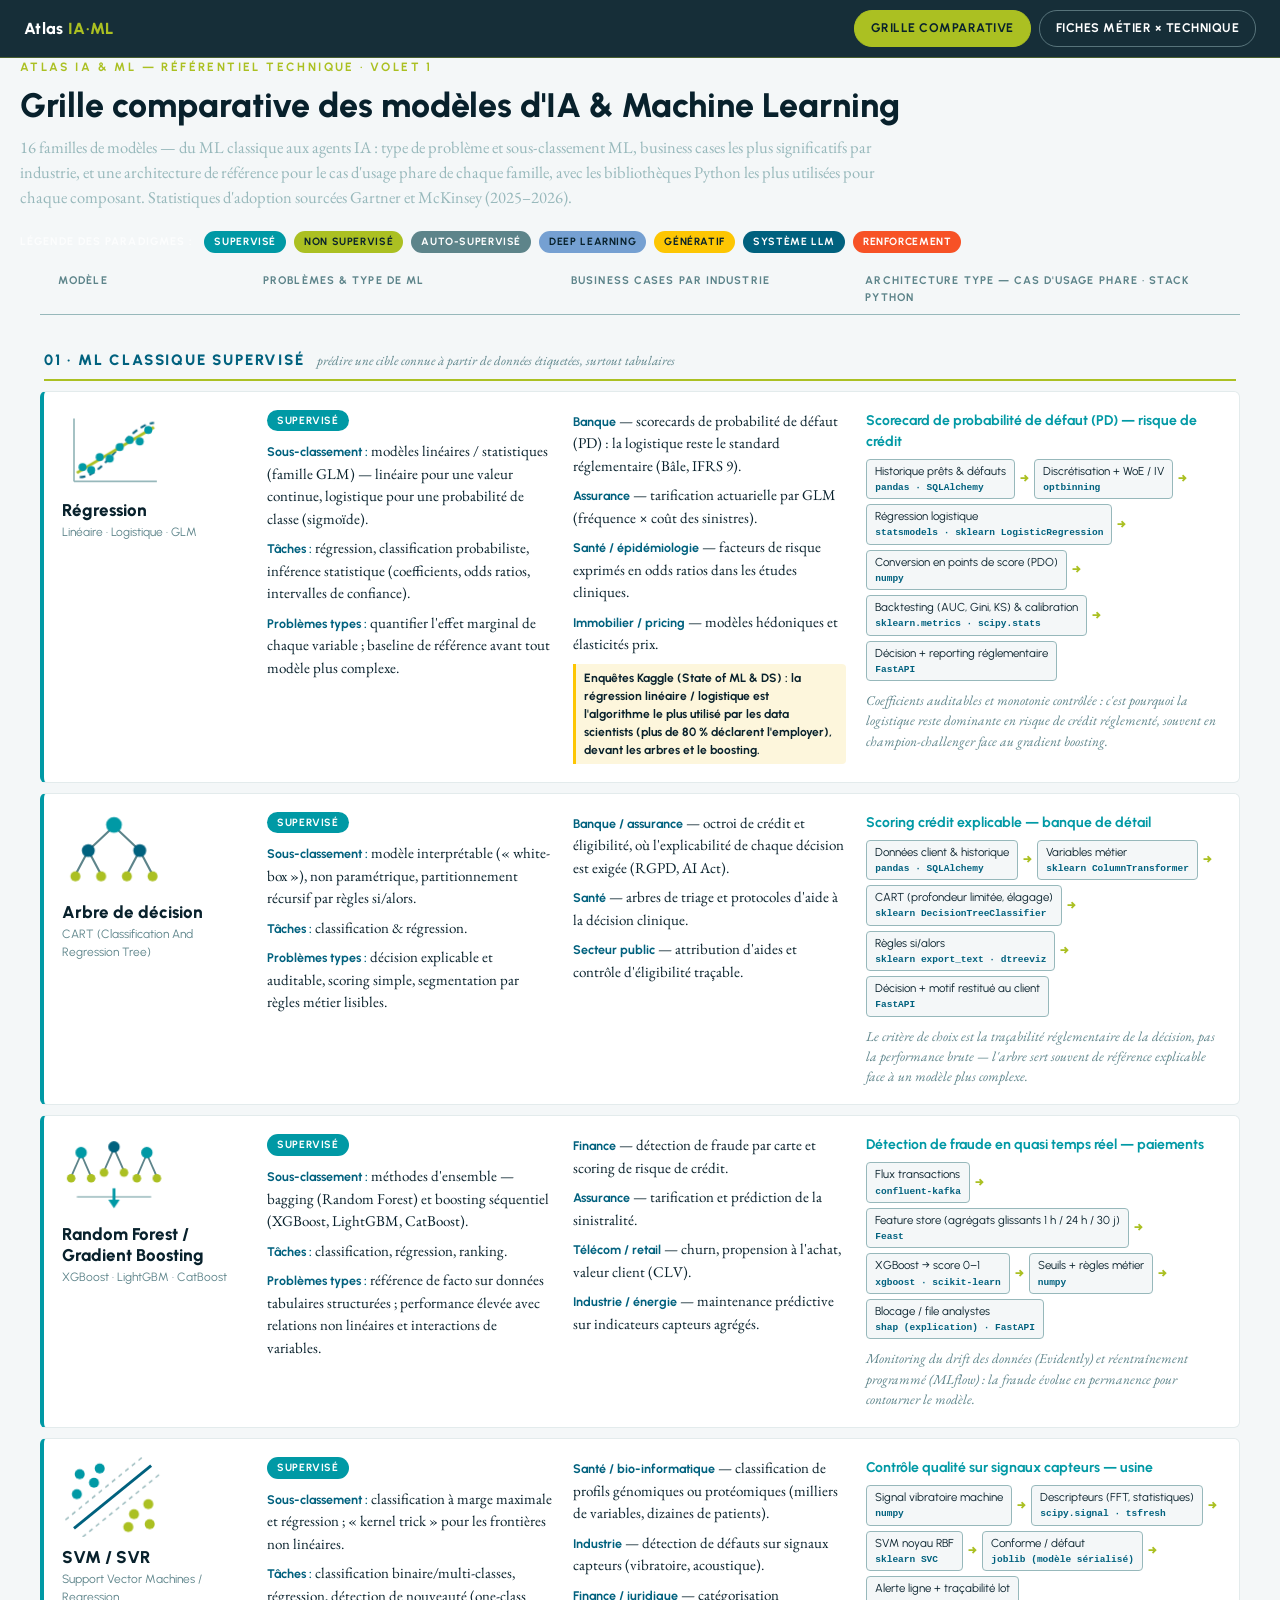
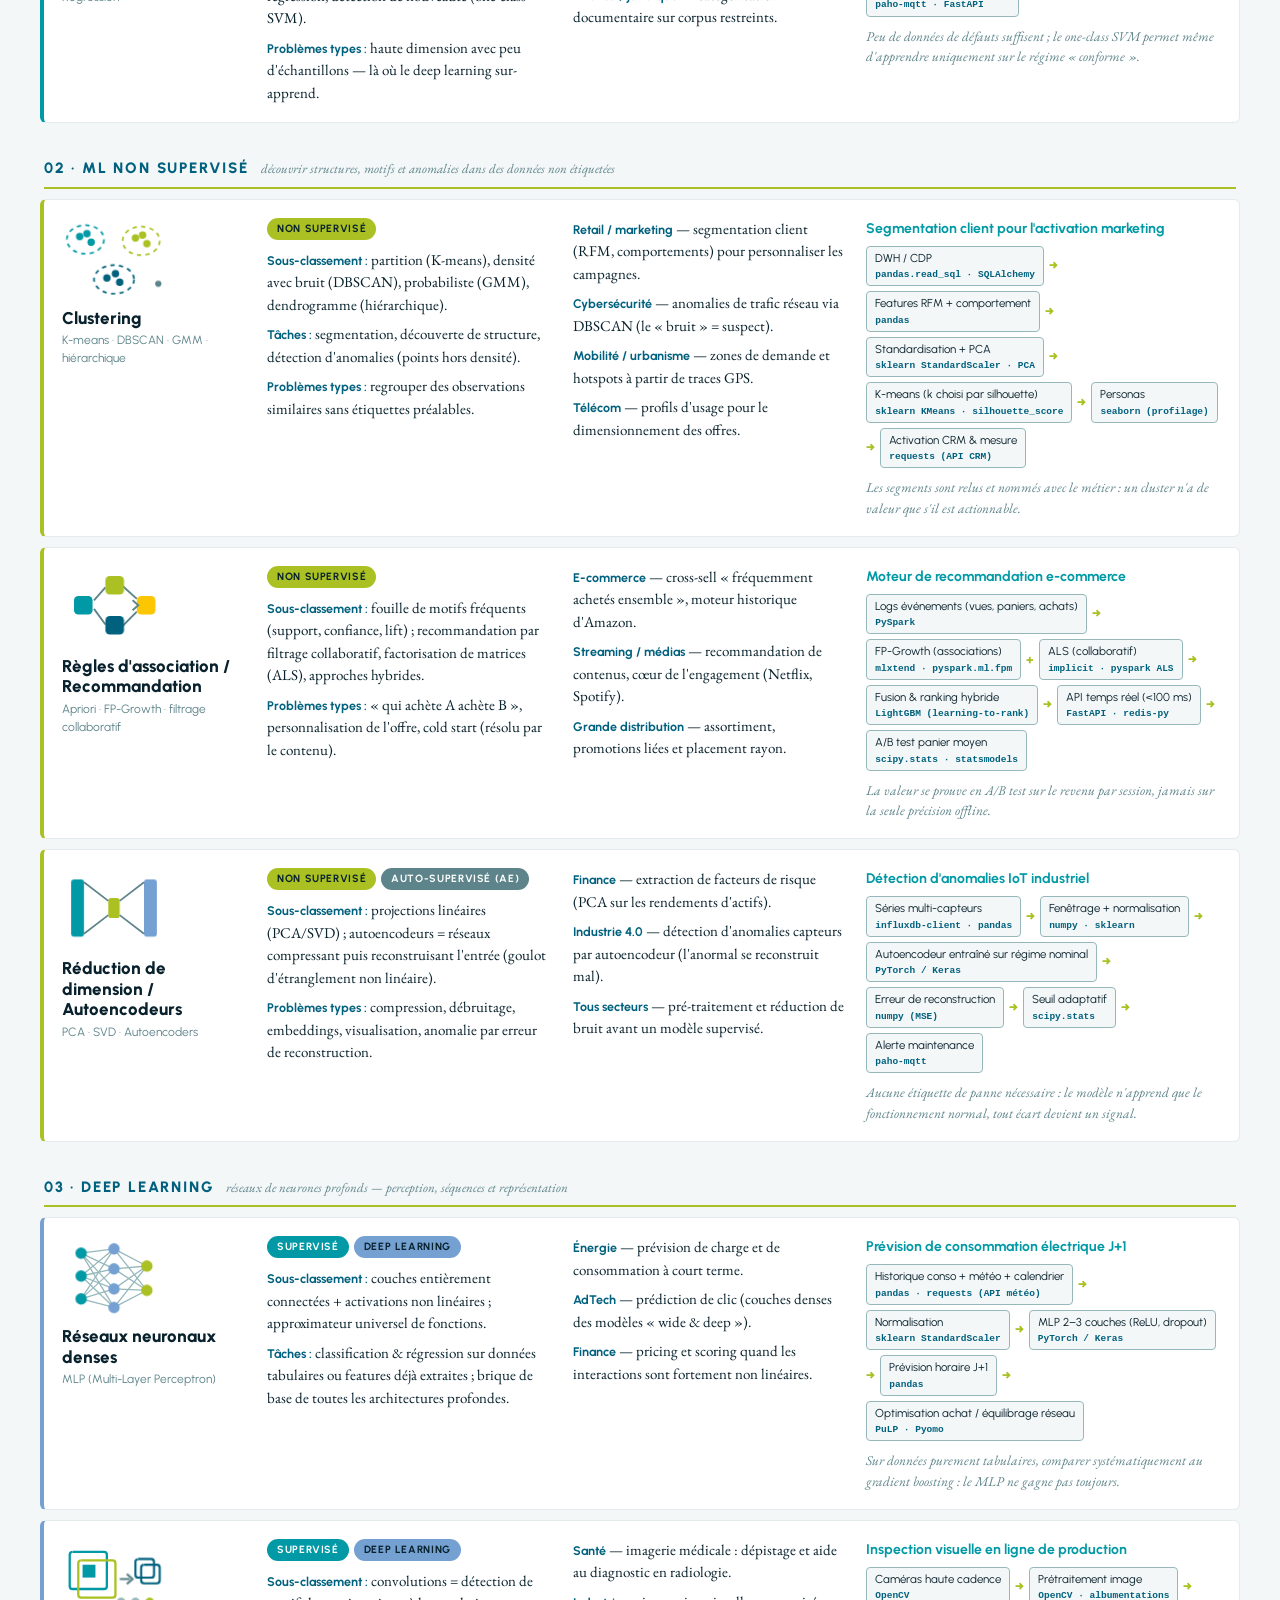
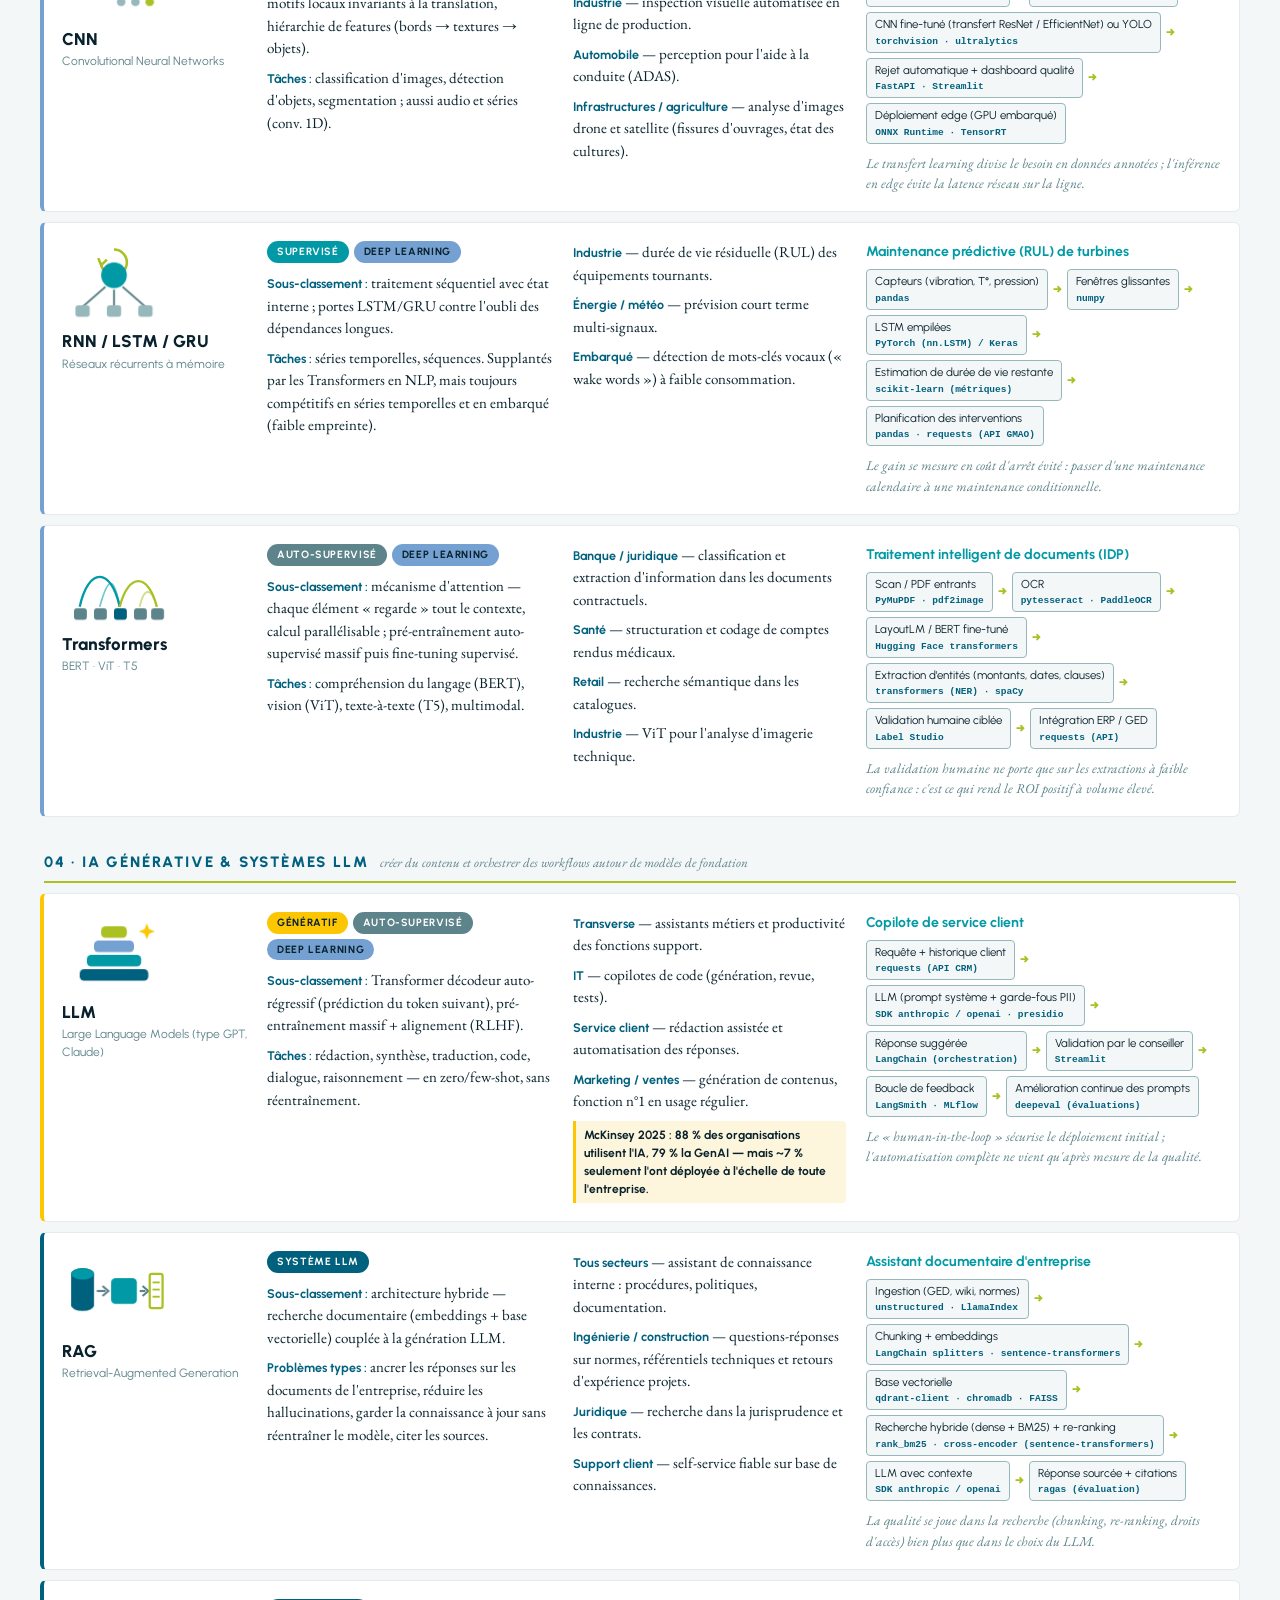
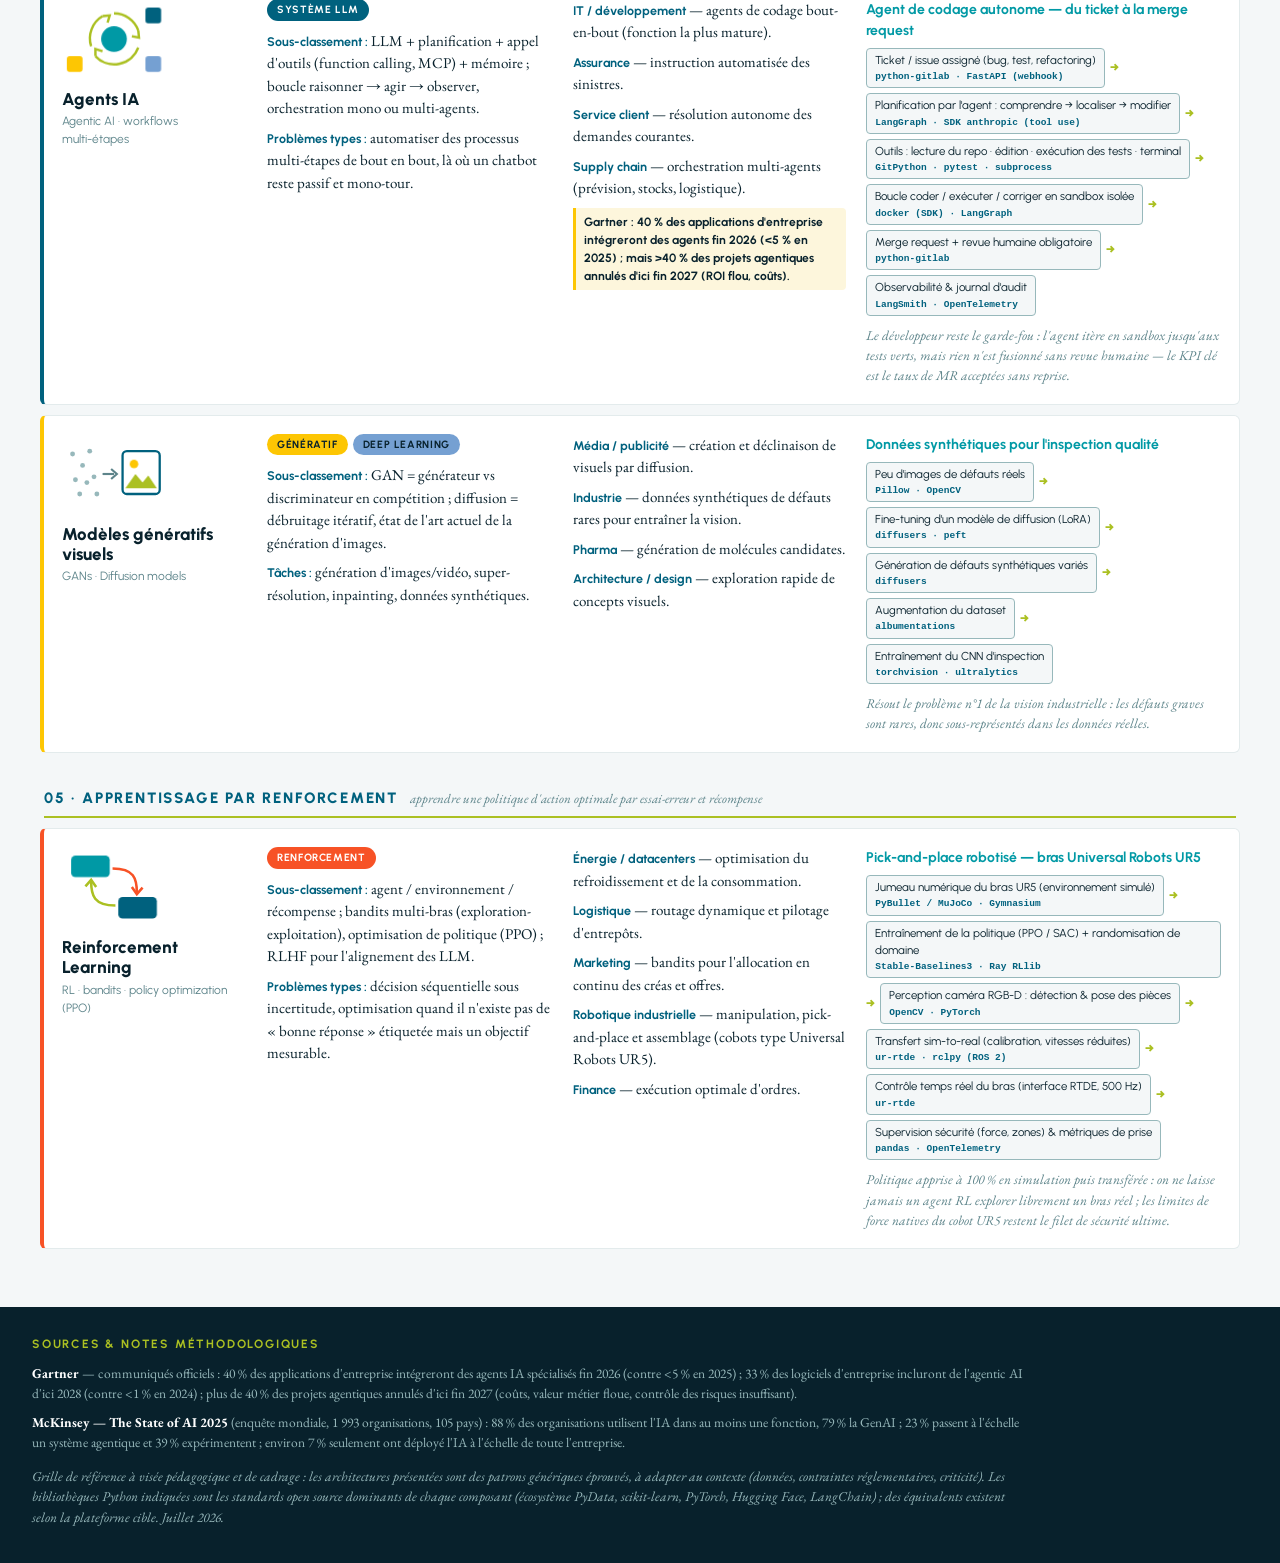
<file: index.html>
<!DOCTYPE html>
<html lang="fr">
<head>
<meta charset="UTF-8">
<meta name="viewport" content="width=device-width, initial-scale=1.0">
<title>Atlas IA & ML — Grille comparative des modèles</title>
<meta name="description" content="Grille comparative de 16 familles de modèles d'IA et de Machine Learning : problèmes, business cases par industrie, architectures de référence et bibliothèques Python.">
<link rel="stylesheet" href="assets/css/theme.css">
<link rel="stylesheet" href="assets/css/grid.css">
</head>
<body>

<nav class="topnav">
  <a class="brand" href="index.html">Atlas <span>IA·ML</span></a>
  <div class="navlinks">
    <a href="index.html" class="navbtn active">Grille comparative</a>
    <a href="fiches.html" class="navbtn">Fiches Métier × Technique</a>
  </div>
</nav>

<header class="hero">
  <div class="inner">
    <p class="kicker">Atlas IA &amp; ML — Référentiel technique · Volet 1</p>
    <h1>Grille comparative des modèles d'IA &amp; Machine Learning</h1>
    <p class="sub">16 familles de modèles — du ML classique aux agents IA : type de problème et sous-classement ML, business cases les plus significatifs par industrie, et une architecture de référence pour le cas d'usage phare de chaque famille, avec les bibliothèques Python les plus utilisées pour chaque composant. Statistiques d'adoption sourcées Gartner et McKinsey (2025–2026).</p>
    <div class="legend">
      <span class="lt">Légende des paradigmes :</span>
      <span class="badge b-sup">Supervisé</span>
      <span class="badge b-unsup">Non supervisé</span>
      <span class="badge b-self">Auto-supervisé</span>
      <span class="badge b-deep">Deep learning</span>
      <span class="badge b-gen">Génératif</span>
      <span class="badge b-sys">Système LLM</span>
      <span class="badge b-rl">Renforcement</span>
    </div>
  </div>
</header>

<main>
<div class="ghead">
  <span>Modèle</span>
  <span>Problèmes &amp; type de ML</span>
  <span>Business cases par industrie</span>
  <span>Architecture type — cas d'usage phare · stack Python</span>
</div>

<h2 class="group">01 · ML classique supervisé <span class="n">prédire une cible connue à partir de données étiquetées, surtout tabulaires</span></h2>

<!-- 0. Régression linéaire / logistique -->
<article class="row">
  <div class="c c1">
    <svg viewBox="0 0 72 56" xmlns="http://www.w3.org/2000/svg">
      <line x1="8" y1="6" x2="8" y2="50" stroke="#97B8BB" stroke-width="1.2"/>
      <line x1="8" y1="50" x2="66" y2="50" stroke="#97B8BB" stroke-width="1.2"/>
      <path d="M12 47 C 30 47, 44 11, 64 9" fill="none" stroke="#00617E" stroke-width="1.4" stroke-dasharray="4 3" opacity="0.7"/>
      <line x1="10" y1="44" x2="64" y2="12" stroke="#ABC022" stroke-width="2"/>
      <circle cx="14" cy="40" r="2.8" fill="#0099A5"/><circle cx="20" cy="42" r="2.8" fill="#0099A5"/>
      <circle cx="26" cy="33" r="2.8" fill="#0099A5"/><circle cx="33" cy="34" r="2.8" fill="#0099A5"/>
      <circle cx="40" cy="26" r="2.8" fill="#0099A5"/><circle cx="47" cy="21" r="2.8" fill="#0099A5"/>
      <circle cx="54" cy="22" r="2.8" fill="#0099A5"/><circle cx="60" cy="14" r="2.8" fill="#0099A5"/>
    </svg>
    <h3>Régression</h3>
    <span class="alias">Linéaire · Logistique · GLM</span>
  </div>
  <div class="c c2" data-l="Problèmes &amp; type de ML">
    <div class="badges"><span class="badge b-sup">Supervisé</span></div>
    <p><b>Sous-classement :</b> modèles linéaires / statistiques (famille GLM) — linéaire pour une valeur continue, logistique pour une probabilité de classe (sigmoïde).</p>
    <p><b>Tâches :</b> régression, classification probabiliste, inférence statistique (coefficients, odds ratios, intervalles de confiance).</p>
    <p><b>Problèmes types :</b> quantifier l'effet marginal de chaque variable ; baseline de référence avant tout modèle plus complexe.</p>
  </div>
  <div class="c c3" data-l="Business cases par industrie">
    <p><b>Banque</b> — scorecards de probabilité de défaut (PD) : la logistique reste le standard réglementaire (Bâle, IFRS 9).</p>
    <p><b>Assurance</b> — tarification actuarielle par GLM (fréquence × coût des sinistres).</p>
    <p><b>Santé / épidémiologie</b> — facteurs de risque exprimés en odds ratios dans les études cliniques.</p>
    <p><b>Immobilier / pricing</b> — modèles hédoniques et élasticités prix.</p>
    <span class="stat">Enquêtes Kaggle (State of ML &amp; DS) : la régression linéaire / logistique est l'algorithme le plus utilisé par les data scientists (plus de 80 % déclarent l'employer), devant les arbres et le boosting.</span>
  </div>
  <div class="c c4" data-l="Architecture type">
    <p class="case-title">Scorecard de probabilité de défaut (PD) — risque de crédit</p>
    <div class="pipe">
      <span class="step">Historique prêts &amp; défauts<span class="lib">pandas · SQLAlchemy</span></span>
      <span class="arr">→</span>
      <span class="step">Discrétisation + WoE / IV<span class="lib">optbinning</span></span>
      <span class="arr">→</span>
      <span class="step">Régression logistique<span class="lib">statsmodels · sklearn LogisticRegression</span></span>
      <span class="arr">→</span>
      <span class="step">Conversion en points de score (PDO)<span class="lib">numpy</span></span>
      <span class="arr">→</span>
      <span class="step">Backtesting (AUC, Gini, KS) &amp; calibration<span class="lib">sklearn.metrics · scipy.stats</span></span>
      <span class="arr">→</span>
      <span class="step">Décision + reporting réglementaire<span class="lib">FastAPI</span></span>
    </div>
    <p class="note">Coefficients auditables et monotonie contrôlée : c'est pourquoi la logistique reste dominante en risque de crédit réglementé, souvent en champion-challenger face au gradient boosting.</p>
  </div>
</article>

<!-- 1. CART -->
<article class="row">
  <div class="c c1">
    <svg viewBox="0 0 72 56" xmlns="http://www.w3.org/2000/svg">
      <line x1="36" y1="10" x2="18" y2="27" stroke="#5D848A" stroke-width="1.5"/>
      <line x1="36" y1="10" x2="54" y2="27" stroke="#5D848A" stroke-width="1.5"/>
      <line x1="18" y1="27" x2="9" y2="44" stroke="#5D848A" stroke-width="1.5"/>
      <line x1="18" y1="27" x2="27" y2="44" stroke="#5D848A" stroke-width="1.5"/>
      <line x1="54" y1="27" x2="45" y2="44" stroke="#5D848A" stroke-width="1.5"/>
      <line x1="54" y1="27" x2="63" y2="44" stroke="#5D848A" stroke-width="1.5"/>
      <circle cx="36" cy="9" r="5.5" fill="#0099A5"/>
      <circle cx="18" cy="27" r="4.5" fill="#00617E"/>
      <circle cx="54" cy="27" r="4.5" fill="#00617E"/>
      <circle cx="9" cy="45" r="3.5" fill="#ABC022"/>
      <circle cx="27" cy="45" r="3.5" fill="#ABC022"/>
      <circle cx="45" cy="45" r="3.5" fill="#ABC022"/>
      <circle cx="63" cy="45" r="3.5" fill="#ABC022"/>
    </svg>
    <h3>Arbre de décision</h3>
    <span class="alias">CART (Classification And Regression Tree)</span>
  </div>
  <div class="c c2" data-l="Problèmes &amp; type de ML">
    <div class="badges"><span class="badge b-sup">Supervisé</span></div>
    <p><b>Sous-classement :</b> modèle interprétable (« white-box »), non paramétrique, partitionnement récursif par règles si/alors.</p>
    <p><b>Tâches :</b> classification &amp; régression.</p>
    <p><b>Problèmes types :</b> décision explicable et auditable, scoring simple, segmentation par règles métier lisibles.</p>
  </div>
  <div class="c c3" data-l="Business cases par industrie">
    <p><b>Banque / assurance</b> — octroi de crédit et éligibilité, où l'explicabilité de chaque décision est exigée (RGPD, AI Act).</p>
    <p><b>Santé</b> — arbres de triage et protocoles d'aide à la décision clinique.</p>
    <p><b>Secteur public</b> — attribution d'aides et contrôle d'éligibilité traçable.</p>
  </div>
  <div class="c c4" data-l="Architecture type">
    <p class="case-title">Scoring crédit explicable — banque de détail</p>
    <div class="pipe">
      <span class="step">Données client &amp; historique<span class="lib">pandas · SQLAlchemy</span></span>
      <span class="arr">→</span>
      <span class="step">Variables métier<span class="lib">sklearn ColumnTransformer</span></span>
      <span class="arr">→</span>
      <span class="step">CART (profondeur limitée, élagage)<span class="lib">sklearn DecisionTreeClassifier</span></span>
      <span class="arr">→</span>
      <span class="step">Règles si/alors<span class="lib">sklearn export_text · dtreeviz</span></span>
      <span class="arr">→</span>
      <span class="step">Décision + motif restitué au client<span class="lib">FastAPI</span></span>
    </div>
    <p class="note">Le critère de choix est la traçabilité réglementaire de la décision, pas la performance brute — l'arbre sert souvent de référence explicable face à un modèle plus complexe.</p>
  </div>
</article>

<!-- 2. RF / Gradient Boosting -->
<article class="row">
  <div class="c c1">
    <svg viewBox="0 0 72 56" xmlns="http://www.w3.org/2000/svg">
      <g stroke="#5D848A" stroke-width="1.3">
        <line x1="13" y1="14" x2="6" y2="30"/><line x1="13" y1="14" x2="20" y2="30"/>
        <line x1="36" y1="10" x2="29" y2="26"/><line x1="36" y1="10" x2="43" y2="26"/>
        <line x1="59" y1="14" x2="52" y2="30"/><line x1="59" y1="14" x2="66" y2="30"/>
      </g>
      <circle cx="13" cy="13" r="4" fill="#0099A5"/><circle cx="6" cy="31" r="3" fill="#ABC022"/><circle cx="20" cy="31" r="3" fill="#ABC022"/>
      <circle cx="36" cy="9" r="4" fill="#00617E"/><circle cx="29" cy="27" r="3" fill="#ABC022"/><circle cx="43" cy="27" r="3" fill="#ABC022"/>
      <circle cx="59" cy="13" r="4" fill="#0099A5"/><circle cx="52" cy="31" r="3" fill="#ABC022"/><circle cx="66" cy="31" r="3" fill="#ABC022"/>
      <path d="M10 44 h52" stroke="#97B8BB" stroke-width="1.2"/>
      <path d="M36 38 v10" stroke="#0099A5" stroke-width="2"/>
      <path d="M32 46 l4 6 l4 -6" fill="#0099A5"/>
    </svg>
    <h3>Random Forest / Gradient Boosting</h3>
    <span class="alias">XGBoost · LightGBM · CatBoost</span>
  </div>
  <div class="c c2" data-l="Problèmes &amp; type de ML">
    <div class="badges"><span class="badge b-sup">Supervisé</span></div>
    <p><b>Sous-classement :</b> méthodes d'ensemble — bagging (Random Forest) et boosting séquentiel (XGBoost, LightGBM, CatBoost).</p>
    <p><b>Tâches :</b> classification, régression, ranking.</p>
    <p><b>Problèmes types :</b> référence de facto sur données tabulaires structurées ; performance élevée avec relations non linéaires et interactions de variables.</p>
  </div>
  <div class="c c3" data-l="Business cases par industrie">
    <p><b>Finance</b> — détection de fraude par carte et scoring de risque de crédit.</p>
    <p><b>Assurance</b> — tarification et prédiction de la sinistralité.</p>
    <p><b>Télécom / retail</b> — churn, propension à l'achat, valeur client (CLV).</p>
    <p><b>Industrie / énergie</b> — maintenance prédictive sur indicateurs capteurs agrégés.</p>
  </div>
  <div class="c c4" data-l="Architecture type">
    <p class="case-title">Détection de fraude en quasi temps réel — paiements</p>
    <div class="pipe">
      <span class="step">Flux transactions<span class="lib">confluent-kafka</span></span>
      <span class="arr">→</span>
      <span class="step">Feature store (agrégats glissants 1 h / 24 h / 30 j)<span class="lib">Feast</span></span>
      <span class="arr">→</span>
      <span class="step">XGBoost → score 0–1<span class="lib">xgboost · scikit-learn</span></span>
      <span class="arr">→</span>
      <span class="step">Seuils + règles métier<span class="lib">numpy</span></span>
      <span class="arr">→</span>
      <span class="step">Blocage / file analystes<span class="lib">shap (explication) · FastAPI</span></span>
    </div>
    <p class="note">Monitoring du drift des données (Evidently) et réentraînement programmé (MLflow) : la fraude évolue en permanence pour contourner le modèle.</p>
  </div>
</article>

<!-- 3. SVM -->
<article class="row">
  <div class="c c1">
    <svg viewBox="0 0 72 56" xmlns="http://www.w3.org/2000/svg">
      <line x1="8" y1="50" x2="62" y2="6" stroke="#00617E" stroke-width="2"/>
      <line x1="2" y1="44" x2="56" y2="0" stroke="#97B8BB" stroke-width="1" stroke-dasharray="3 3"/>
      <line x1="14" y1="56" x2="68" y2="12" stroke="#97B8BB" stroke-width="1" stroke-dasharray="3 3"/>
      <circle cx="12" cy="12" r="3.5" fill="#0099A5"/><circle cx="22" cy="18" r="3.5" fill="#0099A5"/>
      <circle cx="10" cy="26" r="3.5" fill="#0099A5"/><circle cx="26" cy="8" r="3.5" fill="#0099A5"/>
      <circle cx="50" cy="40" r="3.5" fill="#ABC022"/><circle cx="60" cy="33" r="3.5" fill="#ABC022"/>
      <circle cx="46" cy="49" r="3.5" fill="#ABC022"/><circle cx="61" cy="47" r="3.5" fill="#ABC022"/>
    </svg>
    <h3>SVM / SVR</h3>
    <span class="alias">Support Vector Machines / Regression</span>
  </div>
  <div class="c c2" data-l="Problèmes &amp; type de ML">
    <div class="badges"><span class="badge b-sup">Supervisé</span></div>
    <p><b>Sous-classement :</b> classification à marge maximale et régression ; « kernel trick » pour les frontières non linéaires.</p>
    <p><b>Tâches :</b> classification binaire/multi-classes, régression, détection de nouveauté (one-class SVM).</p>
    <p><b>Problèmes types :</b> haute dimension avec peu d'échantillons — là où le deep learning sur-apprend.</p>
  </div>
  <div class="c c3" data-l="Business cases par industrie">
    <p><b>Santé / bio-informatique</b> — classification de profils génomiques ou protéomiques (milliers de variables, dizaines de patients).</p>
    <p><b>Industrie</b> — détection de défauts sur signaux capteurs (vibratoire, acoustique).</p>
    <p><b>Finance / juridique</b> — catégorisation documentaire sur corpus restreints.</p>
  </div>
  <div class="c c4" data-l="Architecture type">
    <p class="case-title">Contrôle qualité sur signaux capteurs — usine</p>
    <div class="pipe">
      <span class="step">Signal vibratoire machine<span class="lib">numpy</span></span>
      <span class="arr">→</span>
      <span class="step">Descripteurs (FFT, statistiques)<span class="lib">scipy.signal · tsfresh</span></span>
      <span class="arr">→</span>
      <span class="step">SVM noyau RBF<span class="lib">sklearn SVC</span></span>
      <span class="arr">→</span>
      <span class="step">Conforme / défaut<span class="lib">joblib (modèle sérialisé)</span></span>
      <span class="arr">→</span>
      <span class="step">Alerte ligne + traçabilité lot<span class="lib">paho-mqtt · FastAPI</span></span>
    </div>
    <p class="note">Peu de données de défauts suffisent ; le one-class SVM permet même d'apprendre uniquement sur le régime « conforme ».</p>
  </div>
</article>

<h2 class="group">02 · ML non supervisé <span class="n">découvrir structures, motifs et anomalies dans des données non étiquetées</span></h2>

<!-- 4. Clustering -->
<article class="row unsup">
  <div class="c c1">
    <svg viewBox="0 0 72 56" xmlns="http://www.w3.org/2000/svg">
      <ellipse cx="16" cy="15" rx="13" ry="10" fill="none" stroke="#0099A5" stroke-width="1.2" stroke-dasharray="3 3"/>
      <ellipse cx="55" cy="16" rx="13" ry="10" fill="none" stroke="#ABC022" stroke-width="1.2" stroke-dasharray="3 3"/>
      <ellipse cx="36" cy="43" rx="14" ry="10" fill="none" stroke="#00617E" stroke-width="1.2" stroke-dasharray="3 3"/>
      <circle cx="12" cy="13" r="2.6" fill="#0099A5"/><circle cx="20" cy="17" r="2.6" fill="#0099A5"/><circle cx="17" cy="11" r="2.6" fill="#0099A5"/>
      <circle cx="51" cy="14" r="2.6" fill="#ABC022"/><circle cx="59" cy="18" r="2.6" fill="#ABC022"/><circle cx="56" cy="12" r="2.6" fill="#ABC022"/>
      <circle cx="31" cy="42" r="2.6" fill="#00617E"/><circle cx="40" cy="45" r="2.6" fill="#00617E"/><circle cx="37" cy="39" r="2.6" fill="#00617E"/>
      <circle cx="67" cy="46" r="2.2" fill="#5D848A"/>
    </svg>
    <h3>Clustering</h3>
    <span class="alias">K-means · DBSCAN · GMM · hiérarchique</span>
  </div>
  <div class="c c2" data-l="Problèmes &amp; type de ML">
    <div class="badges"><span class="badge b-unsup">Non supervisé</span></div>
    <p><b>Sous-classement :</b> partition (K-means), densité avec bruit (DBSCAN), probabiliste (GMM), dendrogramme (hiérarchique).</p>
    <p><b>Tâches :</b> segmentation, découverte de structure, détection d'anomalies (points hors densité).</p>
    <p><b>Problèmes types :</b> regrouper des observations similaires sans étiquettes préalables.</p>
  </div>
  <div class="c c3" data-l="Business cases par industrie">
    <p><b>Retail / marketing</b> — segmentation client (RFM, comportements) pour personnaliser les campagnes.</p>
    <p><b>Cybersécurité</b> — anomalies de trafic réseau via DBSCAN (le « bruit » = suspect).</p>
    <p><b>Mobilité / urbanisme</b> — zones de demande et hotspots à partir de traces GPS.</p>
    <p><b>Télécom</b> — profils d'usage pour le dimensionnement des offres.</p>
  </div>
  <div class="c c4" data-l="Architecture type">
    <p class="case-title">Segmentation client pour l'activation marketing</p>
    <div class="pipe">
      <span class="step">DWH / CDP<span class="lib">pandas.read_sql · SQLAlchemy</span></span>
      <span class="arr">→</span>
      <span class="step">Features RFM + comportement<span class="lib">pandas</span></span>
      <span class="arr">→</span>
      <span class="step">Standardisation + PCA<span class="lib">sklearn StandardScaler · PCA</span></span>
      <span class="arr">→</span>
      <span class="step">K-means (k choisi par silhouette)<span class="lib">sklearn KMeans · silhouette_score</span></span>
      <span class="arr">→</span>
      <span class="step">Personas<span class="lib">seaborn (profilage)</span></span>
      <span class="arr">→</span>
      <span class="step">Activation CRM &amp; mesure<span class="lib">requests (API CRM)</span></span>
    </div>
    <p class="note">Les segments sont relus et nommés avec le métier : un cluster n'a de valeur que s'il est actionnable.</p>
  </div>
</article>

<!-- 5. Association / Reco -->
<article class="row unsup">
  <div class="c c1">
    <svg viewBox="0 0 72 56" xmlns="http://www.w3.org/2000/svg">
      <g stroke="#5D848A" stroke-width="1.3">
        <line x1="22" y1="24" x2="30" y2="15"/><line x1="22" y1="30" x2="30" y2="41"/>
        <line x1="42" y1="14" x2="52" y2="23"/><line x1="42" y1="42" x2="52" y2="32"/>
      </g>
      <rect x="8" y="21" width="13" height="13" rx="3" fill="#0099A5"/>
      <rect x="30" y="7" width="13" height="13" rx="3" fill="#ABC022"/>
      <rect x="30" y="35" width="13" height="13" rx="3" fill="#00617E"/>
      <rect x="52" y="21" width="13" height="13" rx="3" fill="#FDC603"/>
      <path d="M49 24 l4 3.5 l-4 3.5" fill="none" stroke="#5D848A" stroke-width="1.3"/>
    </svg>
    <h3>Règles d'association / Recommandation</h3>
    <span class="alias">Apriori · FP-Growth · filtrage collaboratif</span>
  </div>
  <div class="c c2" data-l="Problèmes &amp; type de ML">
    <div class="badges"><span class="badge b-unsup">Non supervisé</span></div>
    <p><b>Sous-classement :</b> fouille de motifs fréquents (support, confiance, lift) ; recommandation par filtrage collaboratif, factorisation de matrices (ALS), approches hybrides.</p>
    <p><b>Problèmes types :</b> « qui achète A achète B », personnalisation de l'offre, cold start (résolu par le contenu).</p>
  </div>
  <div class="c c3" data-l="Business cases par industrie">
    <p><b>E-commerce</b> — cross-sell « fréquemment achetés ensemble », moteur historique d'Amazon.</p>
    <p><b>Streaming / médias</b> — recommandation de contenus, cœur de l'engagement (Netflix, Spotify).</p>
    <p><b>Grande distribution</b> — assortiment, promotions liées et placement rayon.</p>
  </div>
  <div class="c c4" data-l="Architecture type">
    <p class="case-title">Moteur de recommandation e-commerce</p>
    <div class="pipe">
      <span class="step">Logs événements (vues, paniers, achats)<span class="lib">PySpark</span></span>
      <span class="arr">→</span>
      <span class="step">FP-Growth (associations)<span class="lib">mlxtend · pyspark.ml.fpm</span></span>
      <span class="arr">+</span>
      <span class="step">ALS (collaboratif)<span class="lib">implicit · pyspark ALS</span></span>
      <span class="arr">→</span>
      <span class="step">Fusion &amp; ranking hybride<span class="lib">LightGBM (learning-to-rank)</span></span>
      <span class="arr">→</span>
      <span class="step">API temps réel (&lt;100 ms)<span class="lib">FastAPI · redis-py</span></span>
      <span class="arr">→</span>
      <span class="step">A/B test panier moyen<span class="lib">scipy.stats · statsmodels</span></span>
    </div>
    <p class="note">La valeur se prouve en A/B test sur le revenu par session, jamais sur la seule précision offline.</p>
  </div>
</article>

<!-- 6. Réduction de dimension / AE -->
<article class="row unsup">
  <div class="c c1">
    <svg viewBox="0 0 72 56" xmlns="http://www.w3.org/2000/svg">
      <rect x="6" y="8" width="9" height="40" rx="2" fill="#0099A5"/>
      <rect x="32" y="21" width="8" height="14" rx="2" fill="#ABC022"/>
      <rect x="57" y="8" width="9" height="40" rx="2" fill="#75A0D2"/>
      <line x1="15" y1="10" x2="32" y2="23" stroke="#5D848A" stroke-width="1.2"/>
      <line x1="15" y1="46" x2="32" y2="33" stroke="#5D848A" stroke-width="1.2"/>
      <line x1="40" y1="23" x2="57" y2="10" stroke="#5D848A" stroke-width="1.2"/>
      <line x1="40" y1="33" x2="57" y2="46" stroke="#5D848A" stroke-width="1.2"/>
    </svg>
    <h3>Réduction de dimension / Autoencodeurs</h3>
    <span class="alias">PCA · SVD · Autoencoders</span>
  </div>
  <div class="c c2" data-l="Problèmes &amp; type de ML">
    <div class="badges"><span class="badge b-unsup">Non supervisé</span><span class="badge b-self">Auto-supervisé (AE)</span></div>
    <p><b>Sous-classement :</b> projections linéaires (PCA/SVD) ; autoencodeurs = réseaux compressant puis reconstruisant l'entrée (goulot d'étranglement non linéaire).</p>
    <p><b>Problèmes types :</b> compression, débruitage, embeddings, visualisation, anomalie par erreur de reconstruction.</p>
  </div>
  <div class="c c3" data-l="Business cases par industrie">
    <p><b>Finance</b> — extraction de facteurs de risque (PCA sur les rendements d'actifs).</p>
    <p><b>Industrie 4.0</b> — détection d'anomalies capteurs par autoencodeur (l'anormal se reconstruit mal).</p>
    <p><b>Tous secteurs</b> — pré-traitement et réduction de bruit avant un modèle supervisé.</p>
  </div>
  <div class="c c4" data-l="Architecture type">
    <p class="case-title">Détection d'anomalies IoT industriel</p>
    <div class="pipe">
      <span class="step">Séries multi-capteurs<span class="lib">influxdb-client · pandas</span></span>
      <span class="arr">→</span>
      <span class="step">Fenêtrage + normalisation<span class="lib">numpy · sklearn</span></span>
      <span class="arr">→</span>
      <span class="step">Autoencodeur entraîné sur régime nominal<span class="lib">PyTorch / Keras</span></span>
      <span class="arr">→</span>
      <span class="step">Erreur de reconstruction<span class="lib">numpy (MSE)</span></span>
      <span class="arr">→</span>
      <span class="step">Seuil adaptatif<span class="lib">scipy.stats</span></span>
      <span class="arr">→</span>
      <span class="step">Alerte maintenance<span class="lib">paho-mqtt</span></span>
    </div>
    <p class="note">Aucune étiquette de panne nécessaire : le modèle n'apprend que le fonctionnement normal, tout écart devient un signal.</p>
  </div>
</article>

<h2 class="group">03 · Deep learning <span class="n">réseaux de neurones profonds — perception, séquences et représentation</span></h2>

<!-- 7. MLP -->
<article class="row deep">
  <div class="c c1">
    <svg viewBox="0 0 72 56" xmlns="http://www.w3.org/2000/svg">
      <g stroke="#97B8BB" stroke-width="0.9">
        <line x1="13" y1="12" x2="36" y2="9"/><line x1="13" y1="12" x2="36" y2="23"/><line x1="13" y1="12" x2="36" y2="37"/><line x1="13" y1="12" x2="36" y2="50"/>
        <line x1="13" y1="28" x2="36" y2="9"/><line x1="13" y1="28" x2="36" y2="23"/><line x1="13" y1="28" x2="36" y2="37"/><line x1="13" y1="28" x2="36" y2="50"/>
        <line x1="13" y1="44" x2="36" y2="9"/><line x1="13" y1="44" x2="36" y2="23"/><line x1="13" y1="44" x2="36" y2="37"/><line x1="13" y1="44" x2="36" y2="50"/>
        <line x1="36" y1="9" x2="59" y2="21"/><line x1="36" y1="23" x2="59" y2="21"/><line x1="36" y1="37" x2="59" y2="21"/><line x1="36" y1="50" x2="59" y2="21"/>
        <line x1="36" y1="9" x2="59" y2="38"/><line x1="36" y1="23" x2="59" y2="38"/><line x1="36" y1="37" x2="59" y2="38"/><line x1="36" y1="50" x2="59" y2="38"/>
      </g>
      <circle cx="13" cy="12" r="4" fill="#0099A5"/><circle cx="13" cy="28" r="4" fill="#0099A5"/><circle cx="13" cy="44" r="4" fill="#0099A5"/>
      <circle cx="36" cy="9" r="4" fill="#75A0D2"/><circle cx="36" cy="23" r="4" fill="#75A0D2"/><circle cx="36" cy="37" r="4" fill="#75A0D2"/><circle cx="36" cy="50" r="4" fill="#75A0D2"/>
      <circle cx="59" cy="21" r="4" fill="#ABC022"/><circle cx="59" cy="38" r="4" fill="#ABC022"/>
    </svg>
    <h3>Réseaux neuronaux denses</h3>
    <span class="alias">MLP (Multi-Layer Perceptron)</span>
  </div>
  <div class="c c2" data-l="Problèmes &amp; type de ML">
    <div class="badges"><span class="badge b-sup">Supervisé</span><span class="badge b-deep">Deep learning</span></div>
    <p><b>Sous-classement :</b> couches entièrement connectées + activations non linéaires ; approximateur universel de fonctions.</p>
    <p><b>Tâches :</b> classification &amp; régression sur données tabulaires ou features déjà extraites ; brique de base de toutes les architectures profondes.</p>
  </div>
  <div class="c c3" data-l="Business cases par industrie">
    <p><b>Énergie</b> — prévision de charge et de consommation à court terme.</p>
    <p><b>AdTech</b> — prédiction de clic (couches denses des modèles « wide &amp; deep »).</p>
    <p><b>Finance</b> — pricing et scoring quand les interactions sont fortement non linéaires.</p>
  </div>
  <div class="c c4" data-l="Architecture type">
    <p class="case-title">Prévision de consommation électrique J+1</p>
    <div class="pipe">
      <span class="step">Historique conso + météo + calendrier<span class="lib">pandas · requests (API météo)</span></span>
      <span class="arr">→</span>
      <span class="step">Normalisation<span class="lib">sklearn StandardScaler</span></span>
      <span class="arr">→</span>
      <span class="step">MLP 2–3 couches (ReLU, dropout)<span class="lib">PyTorch / Keras</span></span>
      <span class="arr">→</span>
      <span class="step">Prévision horaire J+1<span class="lib">pandas</span></span>
      <span class="arr">→</span>
      <span class="step">Optimisation achat / équilibrage réseau<span class="lib">PuLP · Pyomo</span></span>
    </div>
    <p class="note">Sur données purement tabulaires, comparer systématiquement au gradient boosting : le MLP ne gagne pas toujours.</p>
  </div>
</article>

<!-- 8. CNN -->
<article class="row deep">
  <div class="c c1">
    <svg viewBox="0 0 72 56" xmlns="http://www.w3.org/2000/svg">
      <rect x="5" y="9" width="26" height="26" rx="2" fill="none" stroke="#0099A5" stroke-width="1.6"/>
      <rect x="11" y="15" width="26" height="26" rx="2" fill="none" stroke="#ABC022" stroke-width="1.6"/>
      <rect x="14" y="18" width="9" height="9" fill="#0099A5" opacity="0.35"/>
      <path d="M40 28 h7" stroke="#5D848A" stroke-width="1.5"/><path d="M45 24.5 l4 3.5 l-4 3.5" fill="none" stroke="#5D848A" stroke-width="1.5"/>
      <rect x="51" y="14" width="13" height="13" rx="2" fill="none" stroke="#00617E" stroke-width="1.5"/>
      <rect x="55" y="18" width="13" height="13" rx="2" fill="none" stroke="#00617E" stroke-width="1.5"/>
      <circle cx="61" cy="44" r="3" fill="#ABC022"/><circle cx="51" cy="44" r="3" fill="#97B8BB"/><circle cx="41" cy="44" r="3" fill="#97B8BB"/>
    </svg>
    <h3>CNN</h3>
    <span class="alias">Convolutional Neural Networks</span>
  </div>
  <div class="c c2" data-l="Problèmes &amp; type de ML">
    <div class="badges"><span class="badge b-sup">Supervisé</span><span class="badge b-deep">Deep learning</span></div>
    <p><b>Sous-classement :</b> convolutions = détection de motifs locaux invariants à la translation, hiérarchie de features (bords → textures → objets).</p>
    <p><b>Tâches :</b> classification d'images, détection d'objets, segmentation ; aussi audio et séries (conv. 1D).</p>
  </div>
  <div class="c c3" data-l="Business cases par industrie">
    <p><b>Santé</b> — imagerie médicale : dépistage et aide au diagnostic en radiologie.</p>
    <p><b>Industrie</b> — inspection visuelle automatisée en ligne de production.</p>
    <p><b>Automobile</b> — perception pour l'aide à la conduite (ADAS).</p>
    <p><b>Infrastructures / agriculture</b> — analyse d'images drone et satellite (fissures d'ouvrages, état des cultures).</p>
  </div>
  <div class="c c4" data-l="Architecture type">
    <p class="case-title">Inspection visuelle en ligne de production</p>
    <div class="pipe">
      <span class="step">Caméras haute cadence<span class="lib">OpenCV</span></span>
      <span class="arr">→</span>
      <span class="step">Prétraitement image<span class="lib">OpenCV · albumentations</span></span>
      <span class="arr">→</span>
      <span class="step">CNN fine-tuné (transfert ResNet / EfficientNet) ou YOLO<span class="lib">torchvision · ultralytics</span></span>
      <span class="arr">→</span>
      <span class="step">Rejet automatique + dashboard qualité<span class="lib">FastAPI · Streamlit</span></span>
      <span class="arr">→</span>
      <span class="step">Déploiement edge (GPU embarqué)<span class="lib">ONNX Runtime · TensorRT</span></span>
    </div>
    <p class="note">Le transfert learning divise le besoin en données annotées ; l'inférence en edge évite la latence réseau sur la ligne.</p>
  </div>
</article>

<!-- 9. RNN -->
<article class="row deep">
  <div class="c c1">
    <svg viewBox="0 0 72 56" xmlns="http://www.w3.org/2000/svg">
      <path d="M36 6 a9 9 0 1 1 -9 9" fill="none" stroke="#ABC022" stroke-width="1.8"/>
      <path d="M25 12 l2 5 l4 -4" fill="none" stroke="#ABC022" stroke-width="1.8"/>
      <circle cx="36" cy="24" r="9" fill="#0099A5"/>
      <g stroke="#5D848A" stroke-width="1.4">
        <line x1="14" y1="46" x2="30" y2="32"/><line x1="36" y1="46" x2="36" y2="34"/><line x1="58" y1="46" x2="42" y2="32"/>
      </g>
      <rect x="9" y="45" width="10" height="8" rx="2" fill="#97B8BB"/>
      <rect x="31" y="45" width="10" height="8" rx="2" fill="#97B8BB"/>
      <rect x="53" y="45" width="10" height="8" rx="2" fill="#97B8BB"/>
    </svg>
    <h3>RNN / LSTM / GRU</h3>
    <span class="alias">Réseaux récurrents à mémoire</span>
  </div>
  <div class="c c2" data-l="Problèmes &amp; type de ML">
    <div class="badges"><span class="badge b-sup">Supervisé</span><span class="badge b-deep">Deep learning</span></div>
    <p><b>Sous-classement :</b> traitement séquentiel avec état interne ; portes LSTM/GRU contre l'oubli des dépendances longues.</p>
    <p><b>Tâches :</b> séries temporelles, séquences. Supplantés par les Transformers en NLP, mais toujours compétitifs en séries temporelles et en embarqué (faible empreinte).</p>
  </div>
  <div class="c c3" data-l="Business cases par industrie">
    <p><b>Industrie</b> — durée de vie résiduelle (RUL) des équipements tournants.</p>
    <p><b>Énergie / météo</b> — prévision court terme multi-signaux.</p>
    <p><b>Embarqué</b> — détection de mots-clés vocaux (« wake words ») à faible consommation.</p>
  </div>
  <div class="c c4" data-l="Architecture type">
    <p class="case-title">Maintenance prédictive (RUL) de turbines</p>
    <div class="pipe">
      <span class="step">Capteurs (vibration, T°, pression)<span class="lib">pandas</span></span>
      <span class="arr">→</span>
      <span class="step">Fenêtres glissantes<span class="lib">numpy</span></span>
      <span class="arr">→</span>
      <span class="step">LSTM empilées<span class="lib">PyTorch (nn.LSTM) / Keras</span></span>
      <span class="arr">→</span>
      <span class="step">Estimation de durée de vie restante<span class="lib">scikit-learn (métriques)</span></span>
      <span class="arr">→</span>
      <span class="step">Planification des interventions<span class="lib">pandas · requests (API GMAO)</span></span>
    </div>
    <p class="note">Le gain se mesure en coût d'arrêt évité : passer d'une maintenance calendaire à une maintenance conditionnelle.</p>
  </div>
</article>

<!-- 10. Transformers -->
<article class="row deep">
  <div class="c c1">
    <svg viewBox="0 0 72 56" xmlns="http://www.w3.org/2000/svg">
      <path d="M12 44 C 18 16, 34 16, 40 44" fill="none" stroke="#0099A5" stroke-width="1.6"/>
      <path d="M26 44 C 32 22, 36 22, 40 44" fill="none" stroke="#0099A5" stroke-width="1.2" opacity="0.55"/>
      <path d="M40 44 C 46 20, 60 20, 66 44" fill="none" stroke="#ABC022" stroke-width="1.6"/>
      <path d="M54 44 C 57 30, 62 30, 66 44" fill="none" stroke="#ABC022" stroke-width="1.2" opacity="0.55"/>
      <g>
        <rect x="8" y="45" width="9" height="8" rx="2" fill="#5D848A"/>
        <rect x="22" y="45" width="9" height="8" rx="2" fill="#5D848A"/>
        <rect x="36" y="45" width="9" height="8" rx="2" fill="#00617E"/>
        <rect x="50" y="45" width="9" height="8" rx="2" fill="#5D848A"/>
        <rect x="62" y="45" width="9" height="8" rx="2" fill="#5D848A"/>
      </g>
    </svg>
    <h3>Transformers</h3>
    <span class="alias">BERT · ViT · T5</span>
  </div>
  <div class="c c2" data-l="Problèmes &amp; type de ML">
    <div class="badges"><span class="badge b-self">Auto-supervisé</span><span class="badge b-deep">Deep learning</span></div>
    <p><b>Sous-classement :</b> mécanisme d'attention — chaque élément « regarde » tout le contexte, calcul parallélisable ; pré-entraînement auto-supervisé massif puis fine-tuning supervisé.</p>
    <p><b>Tâches :</b> compréhension du langage (BERT), vision (ViT), texte-à-texte (T5), multimodal.</p>
  </div>
  <div class="c c3" data-l="Business cases par industrie">
    <p><b>Banque / juridique</b> — classification et extraction d'information dans les documents contractuels.</p>
    <p><b>Santé</b> — structuration et codage de comptes rendus médicaux.</p>
    <p><b>Retail</b> — recherche sémantique dans les catalogues.</p>
    <p><b>Industrie</b> — ViT pour l'analyse d'imagerie technique.</p>
  </div>
  <div class="c c4" data-l="Architecture type">
    <p class="case-title">Traitement intelligent de documents (IDP)</p>
    <div class="pipe">
      <span class="step">Scan / PDF entrants<span class="lib">PyMuPDF · pdf2image</span></span>
      <span class="arr">→</span>
      <span class="step">OCR<span class="lib">pytesseract · PaddleOCR</span></span>
      <span class="arr">→</span>
      <span class="step">LayoutLM / BERT fine-tuné<span class="lib">Hugging Face transformers</span></span>
      <span class="arr">→</span>
      <span class="step">Extraction d'entités (montants, dates, clauses)<span class="lib">transformers (NER) · spaCy</span></span>
      <span class="arr">→</span>
      <span class="step">Validation humaine ciblée<span class="lib">Label Studio</span></span>
      <span class="arr">→</span>
      <span class="step">Intégration ERP / GED<span class="lib">requests (API)</span></span>
    </div>
    <p class="note">La validation humaine ne porte que sur les extractions à faible confiance : c'est ce qui rend le ROI positif à volume élevé.</p>
  </div>
</article>

<h2 class="group">04 · IA générative &amp; systèmes LLM <span class="n">créer du contenu et orchestrer des workflows autour de modèles de fondation</span></h2>

<!-- 11. LLM -->
<article class="row gen">
  <div class="c c1">
    <svg viewBox="0 0 72 56" xmlns="http://www.w3.org/2000/svg">
      <rect x="12" y="40" width="48" height="8" rx="3" fill="#00617E"/>
      <rect x="17" y="30" width="38" height="8" rx="3" fill="#0099A5"/>
      <rect x="22" y="20" width="28" height="8" rx="3" fill="#75A0D2"/>
      <rect x="27" y="10" width="18" height="8" rx="3" fill="#ABC022"/>
      <path d="M59 8 l1.6 4 l4 1.6 l-4 1.6 l-1.6 4 l-1.6 -4 l-4 -1.6 l4 -1.6 z" fill="#FDC603"/>
    </svg>
    <h3>LLM</h3>
    <span class="alias">Large Language Models (type GPT, Claude)</span>
  </div>
  <div class="c c2" data-l="Problèmes &amp; type de ML">
    <div class="badges"><span class="badge b-gen">Génératif</span><span class="badge b-self">Auto-supervisé</span><span class="badge b-deep">Deep learning</span></div>
    <p><b>Sous-classement :</b> Transformer décodeur auto-régressif (prédiction du token suivant), pré-entraînement massif + alignement (RLHF).</p>
    <p><b>Tâches :</b> rédaction, synthèse, traduction, code, dialogue, raisonnement — en zero/few-shot, sans réentraînement.</p>
  </div>
  <div class="c c3" data-l="Business cases par industrie">
    <p><b>Transverse</b> — assistants métiers et productivité des fonctions support.</p>
    <p><b>IT</b> — copilotes de code (génération, revue, tests).</p>
    <p><b>Service client</b> — rédaction assistée et automatisation des réponses.</p>
    <p><b>Marketing / ventes</b> — génération de contenus, fonction n°1 en usage régulier.</p>
    <span class="stat">McKinsey 2025 : 88 % des organisations utilisent l'IA, 79 % la GenAI — mais ~7 % seulement l'ont déployée à l'échelle de toute l'entreprise.</span>
  </div>
  <div class="c c4" data-l="Architecture type">
    <p class="case-title">Copilote de service client</p>
    <div class="pipe">
      <span class="step">Requête + historique client<span class="lib">requests (API CRM)</span></span>
      <span class="arr">→</span>
      <span class="step">LLM (prompt système + garde-fous PII)<span class="lib">SDK anthropic / openai · presidio</span></span>
      <span class="arr">→</span>
      <span class="step">Réponse suggérée<span class="lib">LangChain (orchestration)</span></span>
      <span class="arr">→</span>
      <span class="step">Validation par le conseiller<span class="lib">Streamlit</span></span>
      <span class="arr">→</span>
      <span class="step">Boucle de feedback<span class="lib">LangSmith · MLflow</span></span>
      <span class="arr">→</span>
      <span class="step">Amélioration continue des prompts<span class="lib">deepeval (évaluations)</span></span>
    </div>
    <p class="note">Le « human-in-the-loop » sécurise le déploiement initial ; l'automatisation complète ne vient qu'après mesure de la qualité.</p>
  </div>
</article>

<!-- 12. RAG -->
<article class="row sys">
  <div class="c c1">
    <svg viewBox="0 0 72 56" xmlns="http://www.w3.org/2000/svg">
      <path d="M6 16 a8 4 0 0 1 16 0 v22 a8 4 0 0 1 -16 0 z" fill="#00617E"/>
      <ellipse cx="14" cy="16" rx="8" ry="4" fill="#0099A5"/>
      <path d="M24 28 h6" stroke="#5D848A" stroke-width="1.5"/><path d="M28 24.5 l4 3.5 l-4 3.5" fill="none" stroke="#5D848A" stroke-width="1.5"/>
      <rect x="34" y="19" width="18" height="18" rx="3" fill="#0099A5"/>
      <path d="M54 28 h4" stroke="#5D848A" stroke-width="1.5"/><path d="M56 24.5 l4 3.5 l-4 3.5" fill="none" stroke="#5D848A" stroke-width="1.5"/>
      <rect x="61" y="16" width="9" height="24" rx="1.5" fill="none" stroke="#ABC022" stroke-width="1.6"/>
      <line x1="63" y1="22" x2="68" y2="22" stroke="#ABC022" stroke-width="1.3"/>
      <line x1="63" y1="27" x2="68" y2="27" stroke="#ABC022" stroke-width="1.3"/>
      <line x1="63" y1="32" x2="68" y2="32" stroke="#ABC022" stroke-width="1.3"/>
    </svg>
    <h3>RAG</h3>
    <span class="alias">Retrieval-Augmented Generation</span>
  </div>
  <div class="c c2" data-l="Problèmes &amp; type de ML">
    <div class="badges"><span class="badge b-sys">Système LLM</span></div>
    <p><b>Sous-classement :</b> architecture hybride — recherche documentaire (embeddings + base vectorielle) couplée à la génération LLM.</p>
    <p><b>Problèmes types :</b> ancrer les réponses sur les documents de l'entreprise, réduire les hallucinations, garder la connaissance à jour sans réentraîner le modèle, citer les sources.</p>
  </div>
  <div class="c c3" data-l="Business cases par industrie">
    <p><b>Tous secteurs</b> — assistant de connaissance interne : procédures, politiques, documentation.</p>
    <p><b>Ingénierie / construction</b> — questions-réponses sur normes, référentiels techniques et retours d'expérience projets.</p>
    <p><b>Juridique</b> — recherche dans la jurisprudence et les contrats.</p>
    <p><b>Support client</b> — self-service fiable sur base de connaissances.</p>
  </div>
  <div class="c c4" data-l="Architecture type">
    <p class="case-title">Assistant documentaire d'entreprise</p>
    <div class="pipe">
      <span class="step">Ingestion (GED, wiki, normes)<span class="lib">unstructured · LlamaIndex</span></span>
      <span class="arr">→</span>
      <span class="step">Chunking + embeddings<span class="lib">LangChain splitters · sentence-transformers</span></span>
      <span class="arr">→</span>
      <span class="step">Base vectorielle<span class="lib">qdrant-client · chromadb · FAISS</span></span>
      <span class="arr">→</span>
      <span class="step">Recherche hybride (dense + BM25) + re-ranking<span class="lib">rank_bm25 · cross-encoder (sentence-transformers)</span></span>
      <span class="arr">→</span>
      <span class="step">LLM avec contexte<span class="lib">SDK anthropic / openai</span></span>
      <span class="arr">→</span>
      <span class="step">Réponse sourcée + citations<span class="lib">ragas (évaluation)</span></span>
    </div>
    <p class="note">La qualité se joue dans la recherche (chunking, re-ranking, droits d'accès) bien plus que dans le choix du LLM.</p>
  </div>
</article>

<!-- 13. Agents IA -->
<article class="row sys">
  <div class="c c1">
    <svg viewBox="0 0 72 56" xmlns="http://www.w3.org/2000/svg">
      <circle cx="36" cy="28" r="9" fill="#0099A5"/>
      <path d="M36 10 a18 18 0 0 1 17 12" fill="none" stroke="#ABC022" stroke-width="1.7"/>
      <path d="M53 22 l0.5 5 l-5 -1" fill="none" stroke="#ABC022" stroke-width="1.7"/>
      <path d="M53 34 a18 18 0 0 1 -30 6" fill="none" stroke="#ABC022" stroke-width="1.7"/>
      <path d="M23 40 l0 -5 l5 1.5" fill="none" stroke="#ABC022" stroke-width="1.7"/>
      <path d="M20 33 a18 18 0 0 1 8 -21" fill="none" stroke="#ABC022" stroke-width="1.7"/>
      <path d="M28 12 l5 -0.5 l-1.5 5" fill="none" stroke="#ABC022" stroke-width="1.7"/>
      <rect x="58" y="6" width="11" height="11" rx="2" fill="#00617E"/>
      <rect x="58" y="40" width="11" height="11" rx="2" fill="#75A0D2"/>
      <rect x="3" y="40" width="11" height="11" rx="2" fill="#FDC603"/>
    </svg>
    <h3>Agents IA</h3>
    <span class="alias">Agentic AI · workflows multi-étapes</span>
  </div>
  <div class="c c2" data-l="Problèmes &amp; type de ML">
    <div class="badges"><span class="badge b-sys">Système LLM</span></div>
    <p><b>Sous-classement :</b> LLM + planification + appel d'outils (function calling, MCP) + mémoire ; boucle raisonner → agir → observer, orchestration mono ou multi-agents.</p>
    <p><b>Problèmes types :</b> automatiser des processus multi-étapes de bout en bout, là où un chatbot reste passif et mono-tour.</p>
  </div>
  <div class="c c3" data-l="Business cases par industrie">
    <p><b>IT / développement</b> — agents de codage bout-en-bout (fonction la plus mature).</p>
    <p><b>Assurance</b> — instruction automatisée des sinistres.</p>
    <p><b>Service client</b> — résolution autonome des demandes courantes.</p>
    <p><b>Supply chain</b> — orchestration multi-agents (prévision, stocks, logistique).</p>
    <span class="stat">Gartner : 40 % des applications d'entreprise intégreront des agents fin 2026 (&lt;5 % en 2025) ; mais &gt;40 % des projets agentiques annulés d'ici fin 2027 (ROI flou, coûts).</span>
  </div>
  <div class="c c4" data-l="Architecture type">
    <p class="case-title">Agent de codage autonome — du ticket à la merge request</p>
    <div class="pipe">
      <span class="step">Ticket / issue assigné (bug, test, refactoring)<span class="lib">python-gitlab · FastAPI (webhook)</span></span>
      <span class="arr">→</span>
      <span class="step">Planification par l'agent : comprendre → localiser → modifier<span class="lib">LangGraph · SDK anthropic (tool use)</span></span>
      <span class="arr">→</span>
      <span class="step">Outils : lecture du repo · édition · exécution des tests · terminal<span class="lib">GitPython · pytest · subprocess</span></span>
      <span class="arr">→</span>
      <span class="step">Boucle coder / exécuter / corriger en sandbox isolée<span class="lib">docker (SDK) · LangGraph</span></span>
      <span class="arr">→</span>
      <span class="step">Merge request + revue humaine obligatoire<span class="lib">python-gitlab</span></span>
      <span class="arr">→</span>
      <span class="step">Observabilité &amp; journal d'audit<span class="lib">LangSmith · OpenTelemetry</span></span>
    </div>
    <p class="note">Le développeur reste le garde-fou : l'agent itère en sandbox jusqu'aux tests verts, mais rien n'est fusionné sans revue humaine — le KPI clé est le taux de MR acceptées sans reprise.</p>
  </div>
</article>

<!-- 14. GANs / Diffusion -->
<article class="row gen">
  <div class="c c1">
    <svg viewBox="0 0 72 56" xmlns="http://www.w3.org/2000/svg">
      <g fill="#97B8BB">
        <circle cx="7" cy="14" r="1.7"/><circle cx="14" cy="22" r="1.7"/><circle cx="9" cy="32" r="1.7"/><circle cx="19" cy="12" r="1.7"/>
        <circle cx="22" cy="30" r="1.7"/><circle cx="12" cy="42" r="1.7"/><circle cx="24" cy="42" r="1.7"/><circle cx="17" cy="34" r="1.7"/>
      </g>
      <path d="M28 28 h8" stroke="#5D848A" stroke-width="1.5"/><path d="M34 24.5 l4 3.5 l-4 3.5" fill="none" stroke="#5D848A" stroke-width="1.5"/>
      <rect x="42" y="12" width="26" height="30" rx="3" fill="none" stroke="#00617E" stroke-width="1.6"/>
      <circle cx="50" cy="21" r="3" fill="#FDC603"/>
      <path d="M44 38 l7 -10 l5 6 l4 -5 l6 9 z" fill="#ABC022"/>
    </svg>
    <h3>Modèles génératifs visuels</h3>
    <span class="alias">GANs · Diffusion models</span>
  </div>
  <div class="c c2" data-l="Problèmes &amp; type de ML">
    <div class="badges"><span class="badge b-gen">Génératif</span><span class="badge b-deep">Deep learning</span></div>
    <p><b>Sous-classement :</b> GAN = générateur vs discriminateur en compétition ; diffusion = débruitage itératif, état de l'art actuel de la génération d'images.</p>
    <p><b>Tâches :</b> génération d'images/vidéo, super-résolution, inpainting, données synthétiques.</p>
  </div>
  <div class="c c3" data-l="Business cases par industrie">
    <p><b>Média / publicité</b> — création et déclinaison de visuels par diffusion.</p>
    <p><b>Industrie</b> — données synthétiques de défauts rares pour entraîner la vision.</p>
    <p><b>Pharma</b> — génération de molécules candidates.</p>
    <p><b>Architecture / design</b> — exploration rapide de concepts visuels.</p>
  </div>
  <div class="c c4" data-l="Architecture type">
    <p class="case-title">Données synthétiques pour l'inspection qualité</p>
    <div class="pipe">
      <span class="step">Peu d'images de défauts réels<span class="lib">Pillow · OpenCV</span></span>
      <span class="arr">→</span>
      <span class="step">Fine-tuning d'un modèle de diffusion (LoRA)<span class="lib">diffusers · peft</span></span>
      <span class="arr">→</span>
      <span class="step">Génération de défauts synthétiques variés<span class="lib">diffusers</span></span>
      <span class="arr">→</span>
      <span class="step">Augmentation du dataset<span class="lib">albumentations</span></span>
      <span class="arr">→</span>
      <span class="step">Entraînement du CNN d'inspection<span class="lib">torchvision · ultralytics</span></span>
    </div>
    <p class="note">Résout le problème n°1 de la vision industrielle : les défauts graves sont rares, donc sous-représentés dans les données réelles.</p>
  </div>
</article>

<h2 class="group">05 · Apprentissage par renforcement <span class="n">apprendre une politique d'action optimale par essai-erreur et récompense</span></h2>

<!-- 15. RL -->
<article class="row rl">
  <div class="c c1">
    <svg viewBox="0 0 72 56" xmlns="http://www.w3.org/2000/svg">
      <rect x="6" y="6" width="27" height="15" rx="3" fill="#0099A5"/>
      <rect x="39" y="35" width="27" height="15" rx="3" fill="#00617E"/>
      <path d="M35 15 C 50 15, 52 22, 52 32" fill="none" stroke="#F75226" stroke-width="1.8"/>
      <path d="M48.5 28 l3.5 5 l4 -4.5" fill="none" stroke="#F75226" stroke-width="1.8"/>
      <path d="M37 41 C 22 41, 20 34, 20 24" fill="none" stroke="#ABC022" stroke-width="1.8"/>
      <path d="M23.5 28 l-3.5 -5 l-4 4.5" fill="none" stroke="#ABC022" stroke-width="1.8"/>
    </svg>
    <h3>Reinforcement Learning</h3>
    <span class="alias">RL · bandits · policy optimization (PPO)</span>
  </div>
  <div class="c c2" data-l="Problèmes &amp; type de ML">
    <div class="badges"><span class="badge b-rl">Renforcement</span></div>
    <p><b>Sous-classement :</b> agent / environnement / récompense ; bandits multi-bras (exploration-exploitation), optimisation de politique (PPO) ; RLHF pour l'alignement des LLM.</p>
    <p><b>Problèmes types :</b> décision séquentielle sous incertitude, optimisation quand il n'existe pas de « bonne réponse » étiquetée mais un objectif mesurable.</p>
  </div>
  <div class="c c3" data-l="Business cases par industrie">
    <p><b>Énergie / datacenters</b> — optimisation du refroidissement et de la consommation.</p>
    <p><b>Logistique</b> — routage dynamique et pilotage d'entrepôts.</p>
    <p><b>Marketing</b> — bandits pour l'allocation en continu des créas et offres.</p>
    <p><b>Robotique industrielle</b> — manipulation, pick-and-place et assemblage (cobots type Universal Robots UR5).</p>
    <p><b>Finance</b> — exécution optimale d'ordres.</p>
  </div>
  <div class="c c4" data-l="Architecture type">
    <p class="case-title">Pick-and-place robotisé — bras Universal Robots UR5</p>
    <div class="pipe">
      <span class="step">Jumeau numérique du bras UR5 (environnement simulé)<span class="lib">PyBullet / MuJoCo · Gymnasium</span></span>
      <span class="arr">→</span>
      <span class="step">Entraînement de la politique (PPO / SAC) + randomisation de domaine<span class="lib">Stable-Baselines3 · Ray RLlib</span></span>
      <span class="arr">→</span>
      <span class="step">Perception caméra RGB-D : détection &amp; pose des pièces<span class="lib">OpenCV · PyTorch</span></span>
      <span class="arr">→</span>
      <span class="step">Transfert sim-to-real (calibration, vitesses réduites)<span class="lib">ur-rtde · rclpy (ROS 2)</span></span>
      <span class="arr">→</span>
      <span class="step">Contrôle temps réel du bras (interface RTDE, 500 Hz)<span class="lib">ur-rtde</span></span>
      <span class="arr">→</span>
      <span class="step">Supervision sécurité (force, zones) &amp; métriques de prise<span class="lib">pandas · OpenTelemetry</span></span>
    </div>
    <p class="note">Politique apprise à 100 % en simulation puis transférée : on ne laisse jamais un agent RL explorer librement un bras réel ; les limites de force natives du cobot UR5 restent le filet de sécurité ultime.</p>
  </div>
</article>

</main>

<footer>
  <div class="inner">
    <h4>Sources &amp; notes méthodologiques</h4>
    <p><b style="color:#fff">Gartner</b> — communiqués officiels : 40 % des applications d'entreprise intégreront des agents IA spécialisés fin 2026 (contre &lt;5 % en 2025) ; 33 % des logiciels d'entreprise incluront de l'agentic AI d'ici 2028 (contre &lt;1 % en 2024) ; plus de 40 % des projets agentiques annulés d'ici fin 2027 (coûts, valeur métier floue, contrôle des risques insuffisant).</p>
    <p><b style="color:#fff">McKinsey — The State of AI 2025</b> (enquête mondiale, 1 993 organisations, 105 pays) : 88 % des organisations utilisent l'IA dans au moins une fonction, 79 % la GenAI ; 23 % passent à l'échelle un système agentique et 39 % expérimentent ; environ 7 % seulement ont déployé l'IA à l'échelle de toute l'entreprise.</p>
    <p style="margin-top:14px;font-style:italic">Grille de référence à visée pédagogique et de cadrage : les architectures présentées sont des patrons génériques éprouvés, à adapter au contexte (données, contraintes réglementaires, criticité). Les bibliothèques Python indiquées sont les standards open source dominants de chaque composant (écosystème PyData, scikit-learn, PyTorch, Hugging Face, LangChain) ; des équivalents existent selon la plateforme cible. Juillet 2026.</p>
  </div>
</footer>

<script src="assets/js/animations.js"></script>
</body>
</html>
</file>
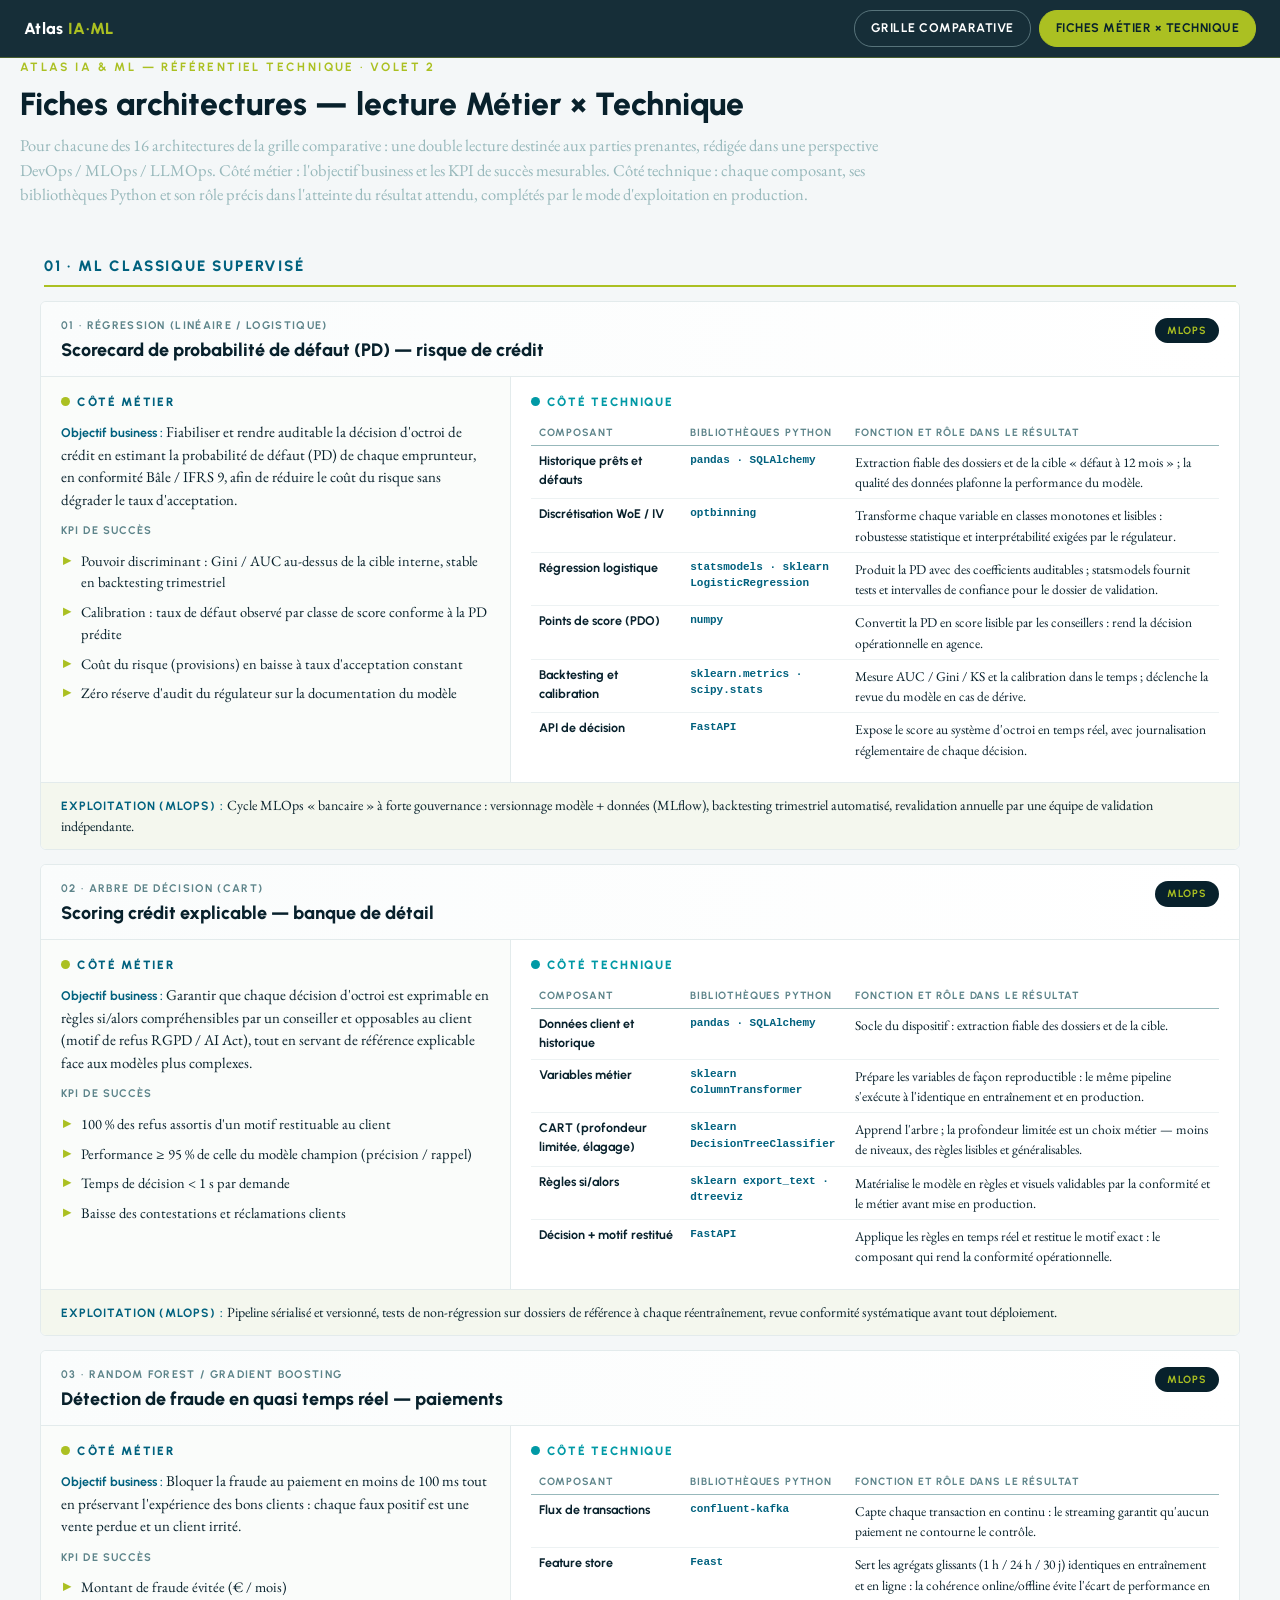
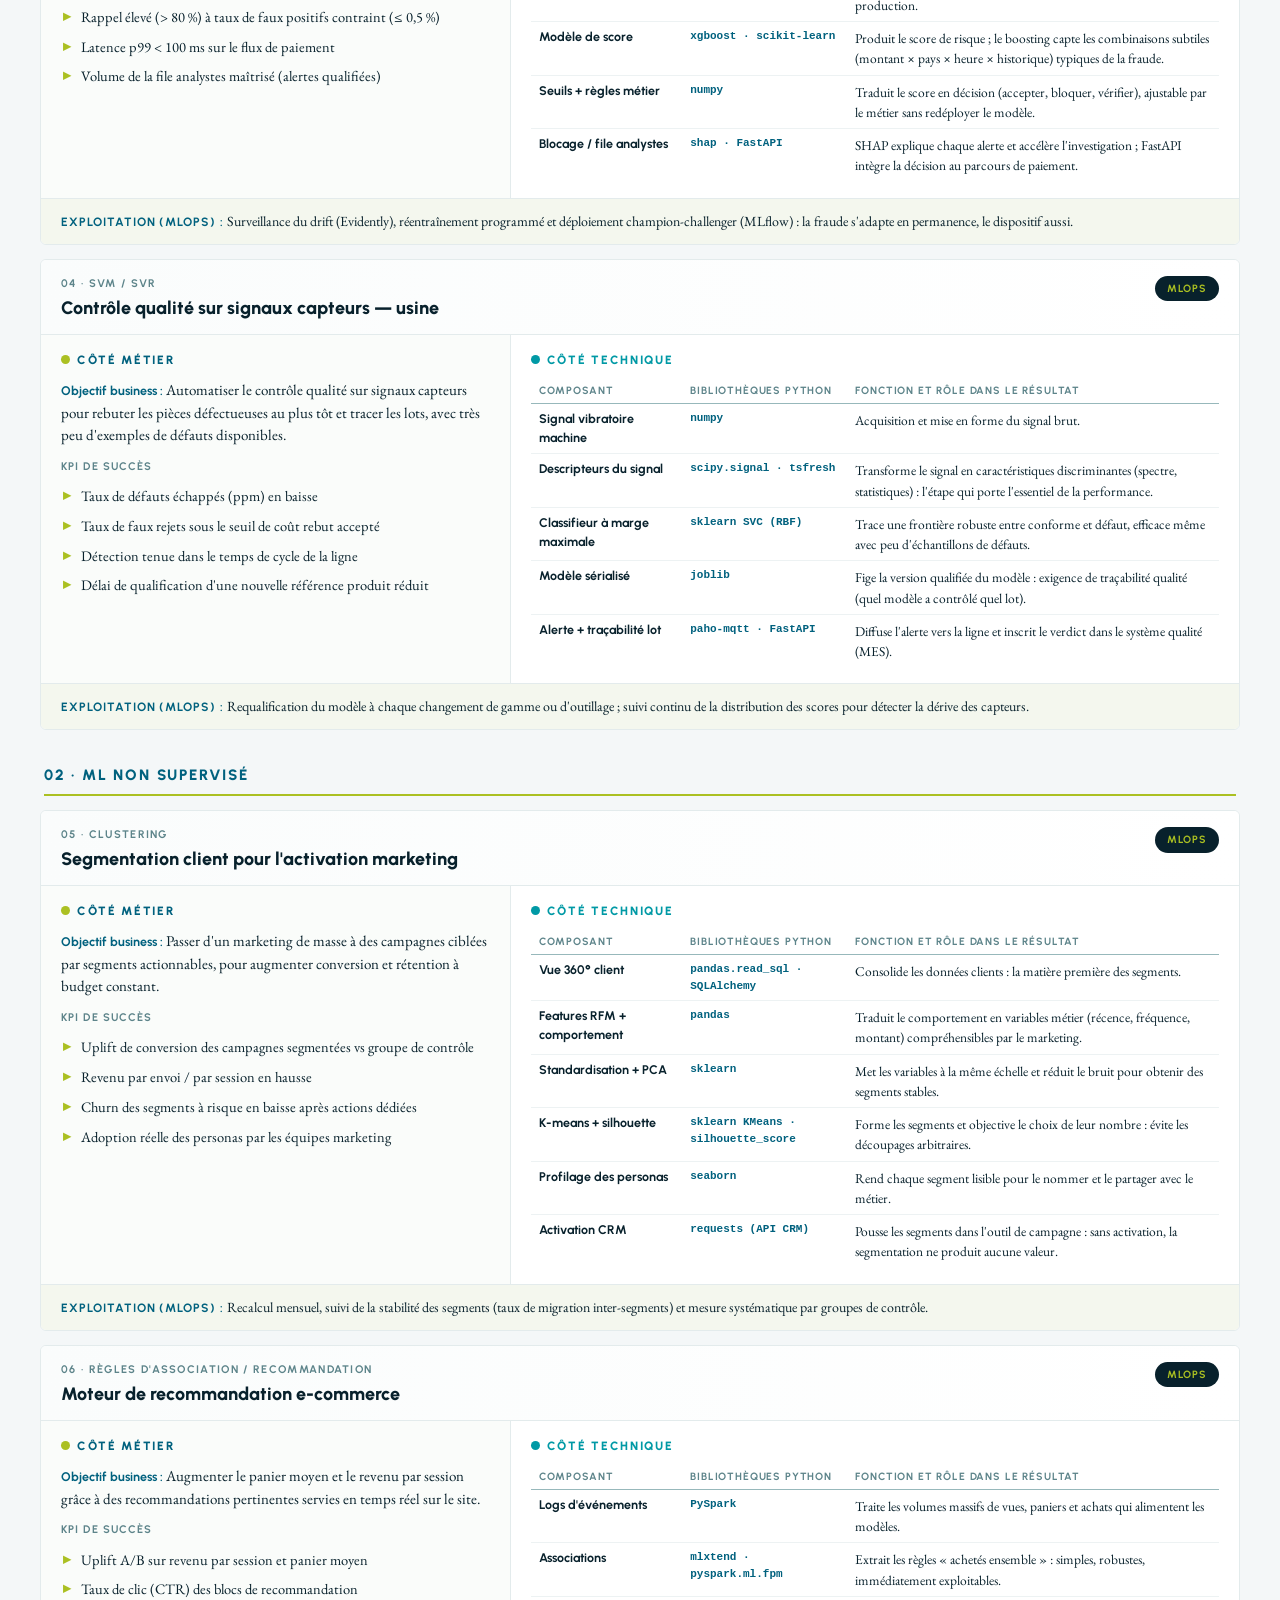
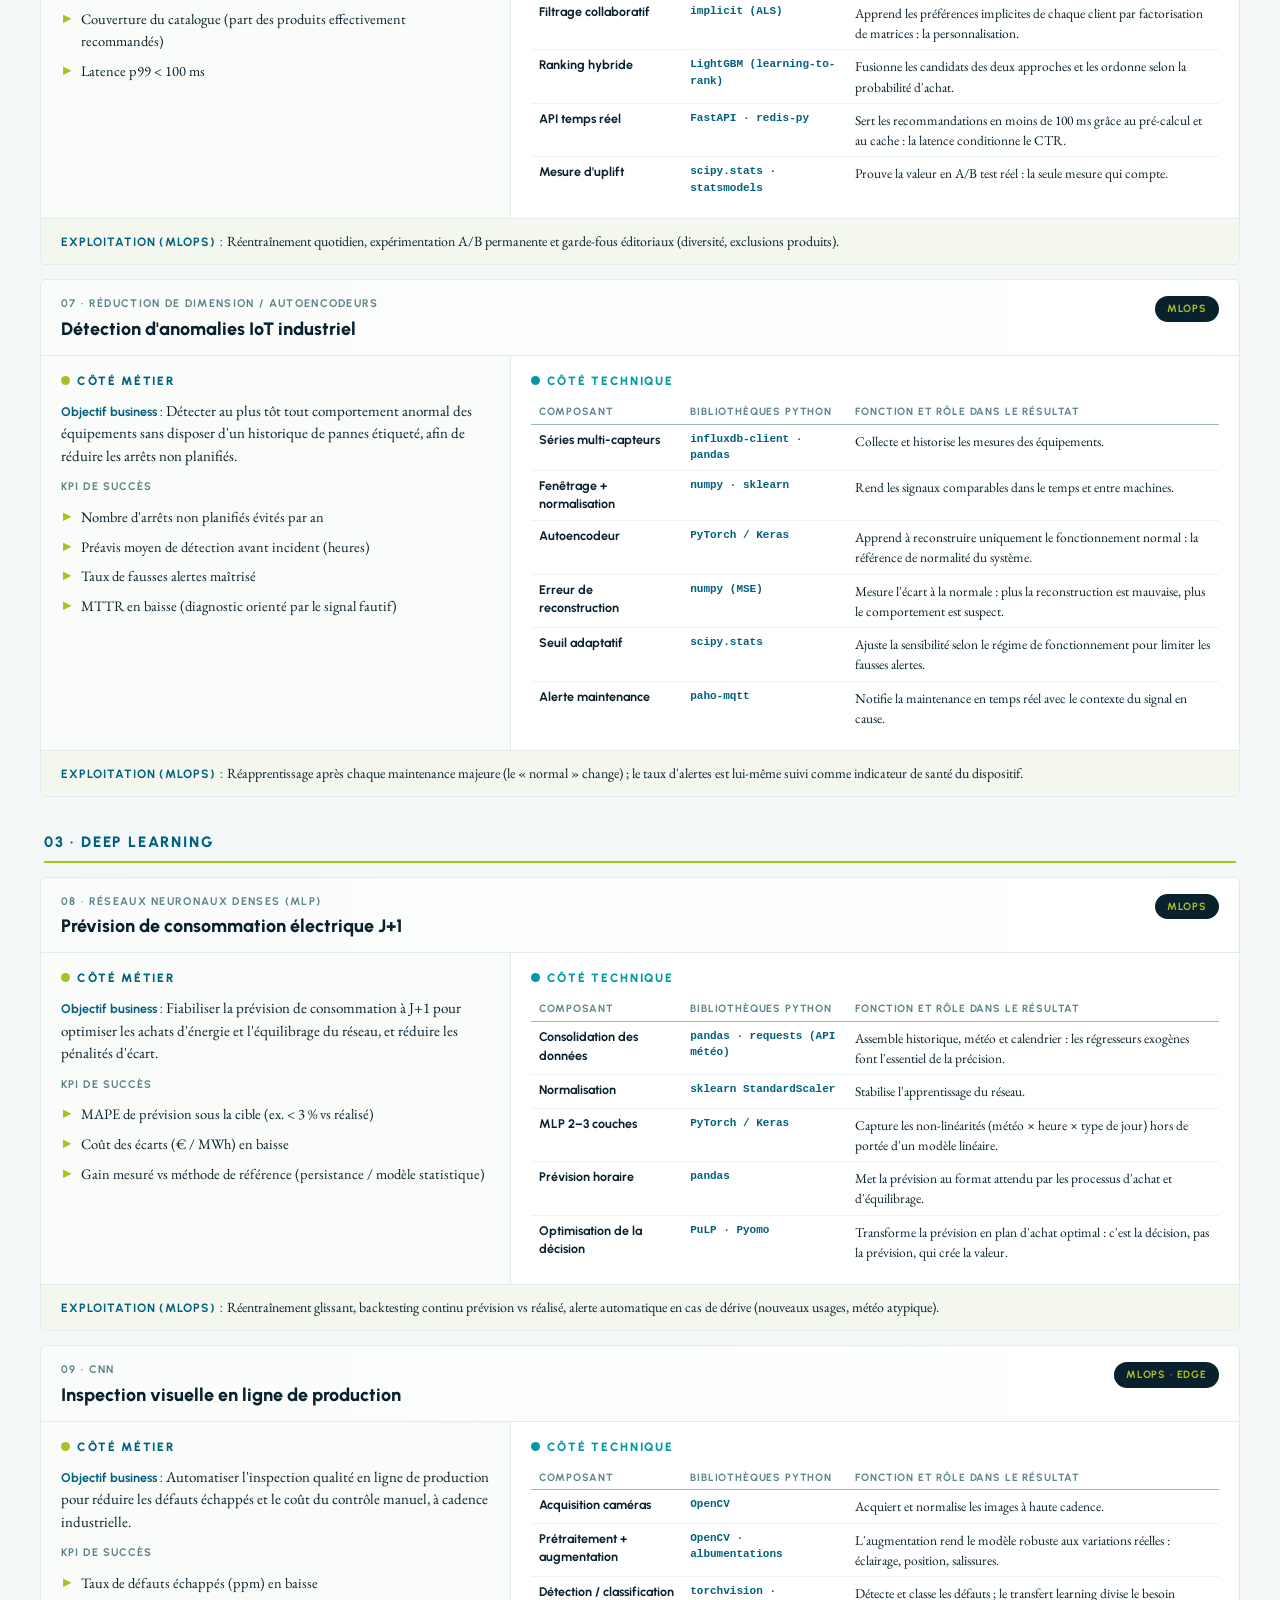
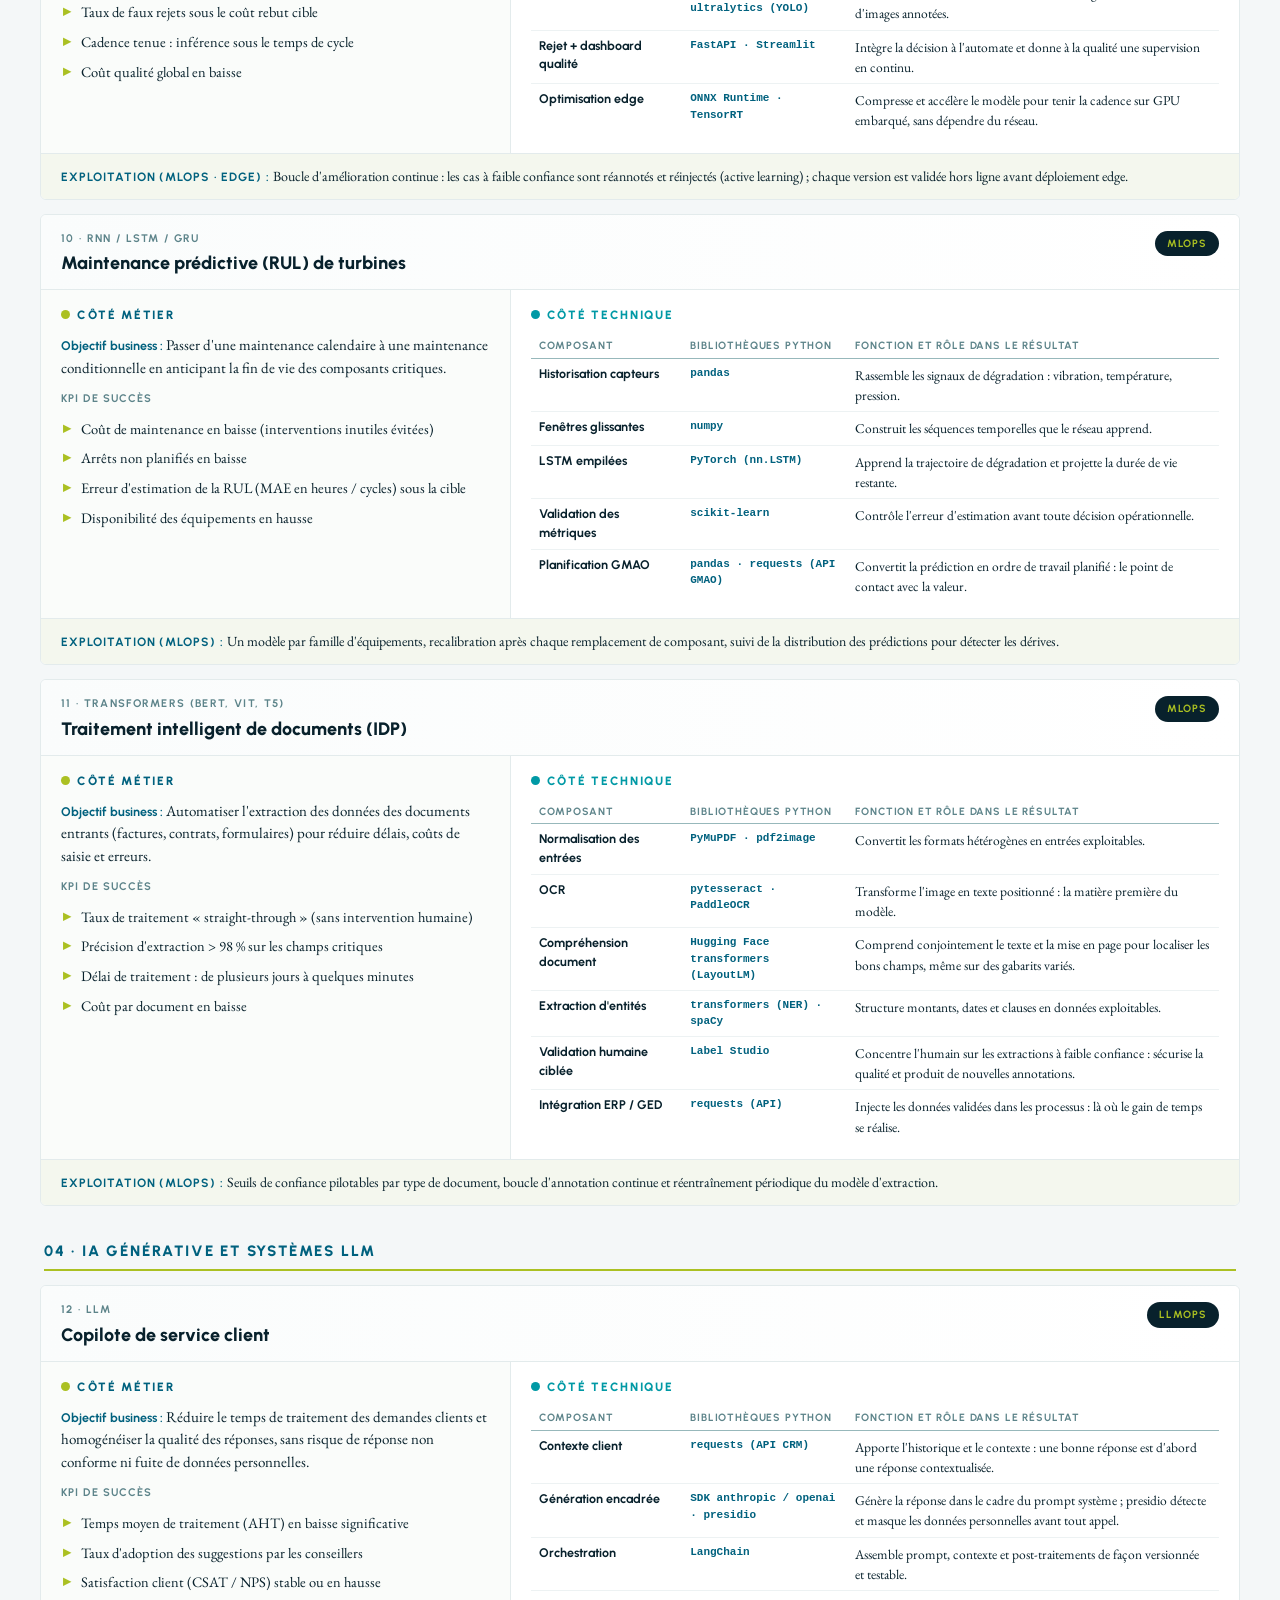
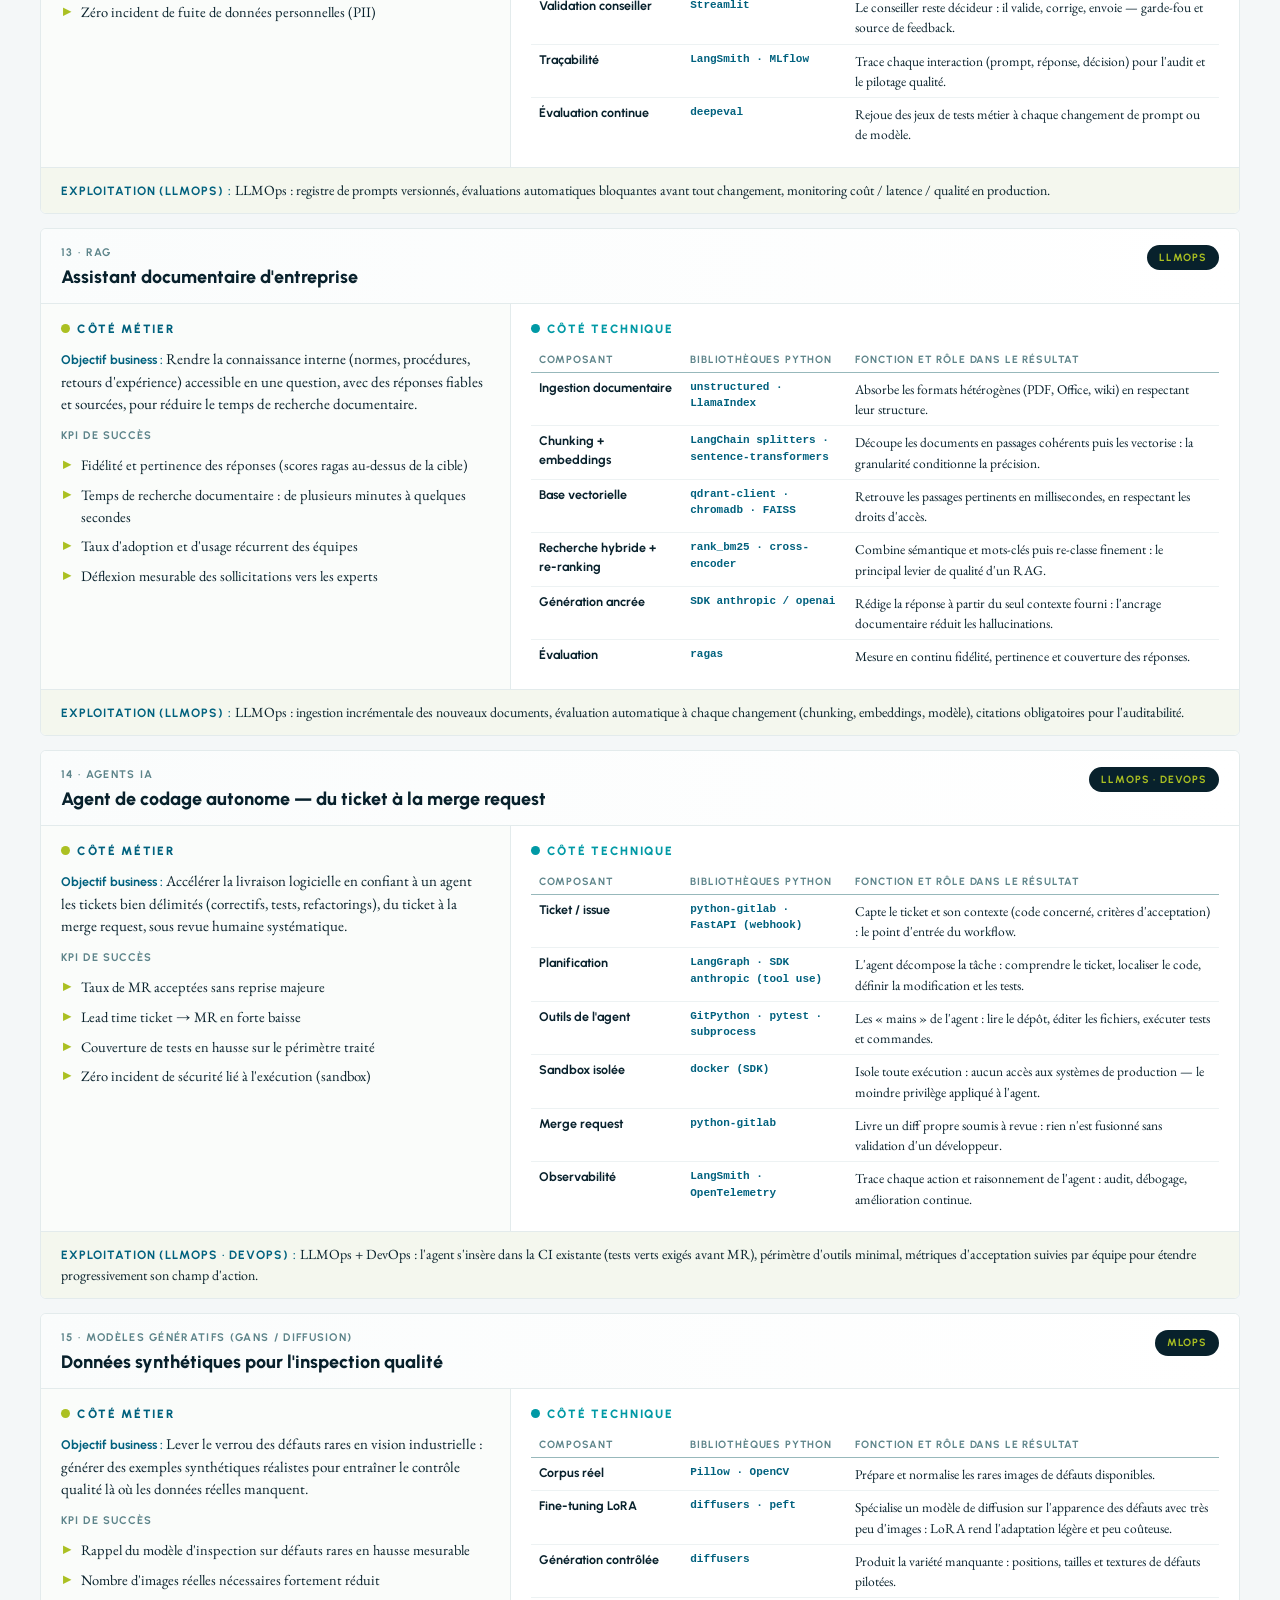
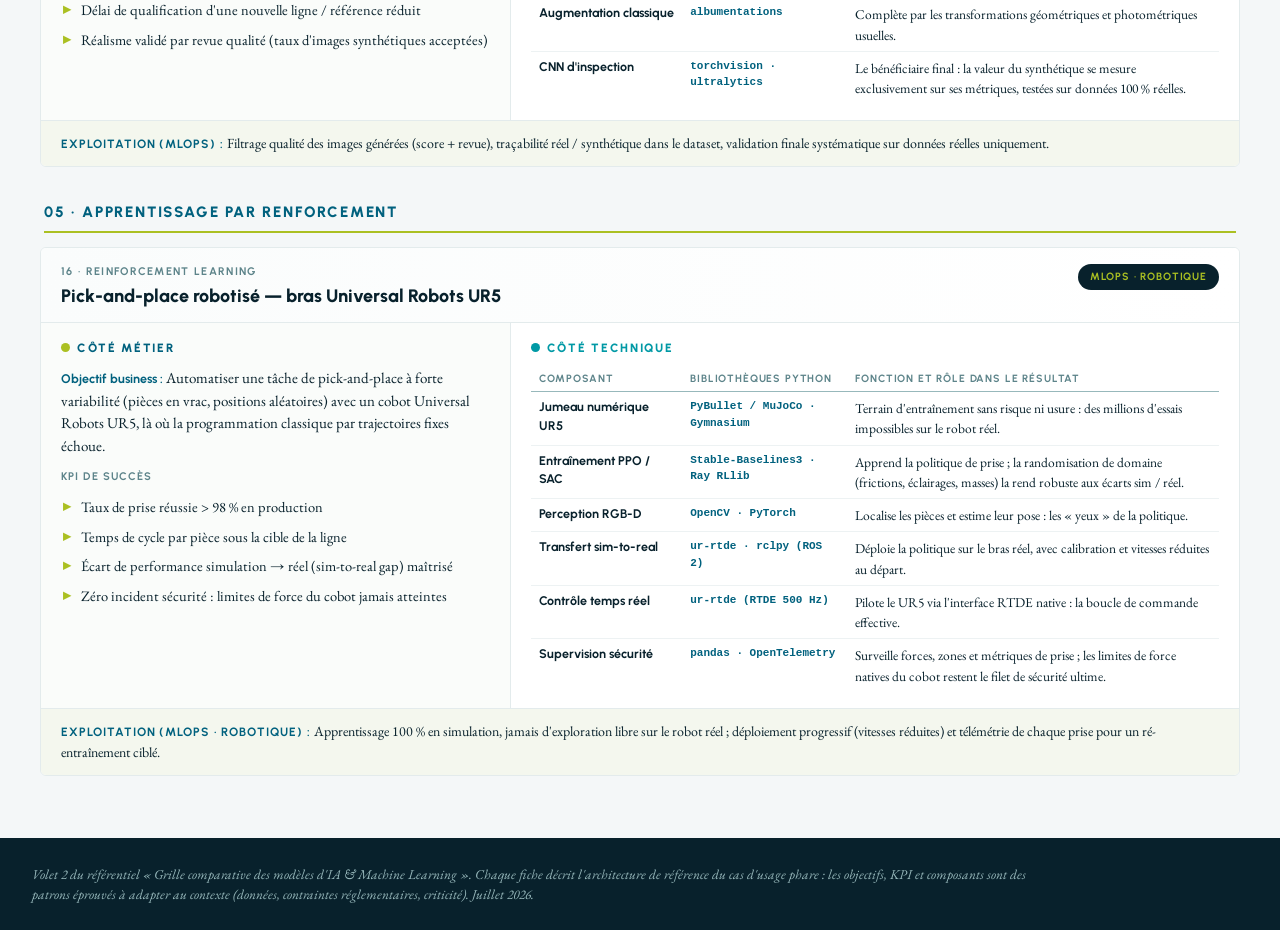
<file: fiches.html>
<!DOCTYPE html>
<html lang="fr">
<head>
<meta charset="UTF-8">
<meta name="viewport" content="width=device-width, initial-scale=1.0">
<title>Atlas IA & ML — Fiches architectures Métier × Technique</title>
<meta name="description" content="16 fiches d'architectures IA / ML : objectif business, KPI de succès, composants techniques et bibliothèques Python, avec la perspective DevOps / MLOps / LLMOps.">
<link rel="stylesheet" href="assets/css/theme.css">
<link rel="stylesheet" href="assets/css/fiches.css">
</head>
<body>

<nav class="topnav">
  <a class="brand" href="index.html">Atlas <span>IA·ML</span></a>
  <div class="navlinks">
    <a href="index.html" class="navbtn">Grille comparative</a>
    <a href="fiches.html" class="navbtn active">Fiches Métier × Technique</a>
  </div>
</nav>

<header class="hero">
  <div class="inner">
    <p class="kicker">Atlas IA &amp; ML — Référentiel technique · Volet 2</p>
    <h1>Fiches architectures — lecture Métier × Technique</h1>
    <p class="sub">Pour chacune des 16 architectures de la grille comparative : une double lecture destinée aux parties prenantes, rédigée dans une perspective DevOps / MLOps / LLMOps. Côté métier : l'objectif business et les KPI de succès mesurables. Côté technique : chaque composant, ses bibliothèques Python et son rôle précis dans l'atteinte du résultat attendu, complétés par le mode d'exploitation en production.</p>
  </div>
</header>

<main>
<h2 class="group">01 · ML classique supervisé</h2>
<section class="fiche">
  <header class="fh">
    <div>
      <span class="fam">01 · Régression (linéaire / logistique)</span>
      <h3>Scorecard de probabilité de défaut (PD) — risque de crédit</h3>
    </div>
    <span class="ops">MLOps</span>
  </header>
  <div class="cols">
    <div class="side metier">
      <h4>Côté métier</h4>
      <p class="obj"><b>Objectif business :</b> Fiabiliser et rendre auditable la décision d'octroi de crédit en estimant la probabilité de défaut (PD) de chaque emprunteur, en conformité Bâle / IFRS 9, afin de réduire le coût du risque sans dégrader le taux d'acceptation.</p>
      <h5>KPI de succès</h5>
      <ul class="kpis"><li>Pouvoir discriminant : Gini / AUC au-dessus de la cible interne, stable en backtesting trimestriel</li><li>Calibration : taux de défaut observé par classe de score conforme à la PD prédite</li><li>Coût du risque (provisions) en baisse à taux d'acceptation constant</li><li>Zéro réserve d'audit du régulateur sur la documentation du modèle</li></ul>
    </div>
    <div class="side tech">
      <h4>Côté technique</h4>
      <table class="comp">
        <thead><tr><th>Composant</th><th>Bibliothèques Python</th><th>Fonction et rôle dans le résultat</th></tr></thead>
        <tbody><tr><td class="cc">Historique prêts et défauts</td><td class="cl">pandas · SQLAlchemy</td><td>Extraction fiable des dossiers et de la cible « défaut à 12 mois » ; la qualité des données plafonne la performance du modèle.</td></tr><tr><td class="cc">Discrétisation WoE / IV</td><td class="cl">optbinning</td><td>Transforme chaque variable en classes monotones et lisibles : robustesse statistique et interprétabilité exigées par le régulateur.</td></tr><tr><td class="cc">Régression logistique</td><td class="cl">statsmodels · sklearn LogisticRegression</td><td>Produit la PD avec des coefficients auditables ; statsmodels fournit tests et intervalles de confiance pour le dossier de validation.</td></tr><tr><td class="cc">Points de score (PDO)</td><td class="cl">numpy</td><td>Convertit la PD en score lisible par les conseillers : rend la décision opérationnelle en agence.</td></tr><tr><td class="cc">Backtesting et calibration</td><td class="cl">sklearn.metrics · scipy.stats</td><td>Mesure AUC / Gini / KS et la calibration dans le temps ; déclenche la revue du modèle en cas de dérive.</td></tr><tr><td class="cc">API de décision</td><td class="cl">FastAPI</td><td>Expose le score au système d'octroi en temps réel, avec journalisation réglementaire de chaque décision.</td></tr></tbody>
      </table>
    </div>
  </div>
  <p class="opsnote"><b>Exploitation (MLOps) :</b> Cycle MLOps « bancaire » à forte gouvernance : versionnage modèle + données (MLflow), backtesting trimestriel automatisé, revalidation annuelle par une équipe de validation indépendante.</p>
</section>
<section class="fiche">
  <header class="fh">
    <div>
      <span class="fam">02 · Arbre de décision (CART)</span>
      <h3>Scoring crédit explicable — banque de détail</h3>
    </div>
    <span class="ops">MLOps</span>
  </header>
  <div class="cols">
    <div class="side metier">
      <h4>Côté métier</h4>
      <p class="obj"><b>Objectif business :</b> Garantir que chaque décision d'octroi est exprimable en règles si/alors compréhensibles par un conseiller et opposables au client (motif de refus RGPD / AI Act), tout en servant de référence explicable face aux modèles plus complexes.</p>
      <h5>KPI de succès</h5>
      <ul class="kpis"><li>100 % des refus assortis d'un motif restituable au client</li><li>Performance ≥ 95 % de celle du modèle champion (précision / rappel)</li><li>Temps de décision &lt; 1 s par demande</li><li>Baisse des contestations et réclamations clients</li></ul>
    </div>
    <div class="side tech">
      <h4>Côté technique</h4>
      <table class="comp">
        <thead><tr><th>Composant</th><th>Bibliothèques Python</th><th>Fonction et rôle dans le résultat</th></tr></thead>
        <tbody><tr><td class="cc">Données client et historique</td><td class="cl">pandas · SQLAlchemy</td><td>Socle du dispositif : extraction fiable des dossiers et de la cible.</td></tr><tr><td class="cc">Variables métier</td><td class="cl">sklearn ColumnTransformer</td><td>Prépare les variables de façon reproductible : le même pipeline s'exécute à l'identique en entraînement et en production.</td></tr><tr><td class="cc">CART (profondeur limitée, élagage)</td><td class="cl">sklearn DecisionTreeClassifier</td><td>Apprend l'arbre ; la profondeur limitée est un choix métier — moins de niveaux, des règles lisibles et généralisables.</td></tr><tr><td class="cc">Règles si/alors</td><td class="cl">sklearn export_text · dtreeviz</td><td>Matérialise le modèle en règles et visuels validables par la conformité et le métier avant mise en production.</td></tr><tr><td class="cc">Décision + motif restitué</td><td class="cl">FastAPI</td><td>Applique les règles en temps réel et restitue le motif exact : le composant qui rend la conformité opérationnelle.</td></tr></tbody>
      </table>
    </div>
  </div>
  <p class="opsnote"><b>Exploitation (MLOps) :</b> Pipeline sérialisé et versionné, tests de non-régression sur dossiers de référence à chaque réentraînement, revue conformité systématique avant tout déploiement.</p>
</section>
<section class="fiche">
  <header class="fh">
    <div>
      <span class="fam">03 · Random Forest / Gradient Boosting</span>
      <h3>Détection de fraude en quasi temps réel — paiements</h3>
    </div>
    <span class="ops">MLOps</span>
  </header>
  <div class="cols">
    <div class="side metier">
      <h4>Côté métier</h4>
      <p class="obj"><b>Objectif business :</b> Bloquer la fraude au paiement en moins de 100 ms tout en préservant l'expérience des bons clients : chaque faux positif est une vente perdue et un client irrité.</p>
      <h5>KPI de succès</h5>
      <ul class="kpis"><li>Montant de fraude évitée (€ / mois)</li><li>Rappel élevé (&gt; 80 %) à taux de faux positifs contraint (≤ 0,5 %)</li><li>Latence p99 &lt; 100 ms sur le flux de paiement</li><li>Volume de la file analystes maîtrisé (alertes qualifiées)</li></ul>
    </div>
    <div class="side tech">
      <h4>Côté technique</h4>
      <table class="comp">
        <thead><tr><th>Composant</th><th>Bibliothèques Python</th><th>Fonction et rôle dans le résultat</th></tr></thead>
        <tbody><tr><td class="cc">Flux de transactions</td><td class="cl">confluent-kafka</td><td>Capte chaque transaction en continu : le streaming garantit qu'aucun paiement ne contourne le contrôle.</td></tr><tr><td class="cc">Feature store</td><td class="cl">Feast</td><td>Sert les agrégats glissants (1 h / 24 h / 30 j) identiques en entraînement et en ligne : la cohérence online/offline évite l'écart de performance en production.</td></tr><tr><td class="cc">Modèle de score</td><td class="cl">xgboost · scikit-learn</td><td>Produit le score de risque ; le boosting capte les combinaisons subtiles (montant × pays × heure × historique) typiques de la fraude.</td></tr><tr><td class="cc">Seuils + règles métier</td><td class="cl">numpy</td><td>Traduit le score en décision (accepter, bloquer, vérifier), ajustable par le métier sans redéployer le modèle.</td></tr><tr><td class="cc">Blocage / file analystes</td><td class="cl">shap · FastAPI</td><td>SHAP explique chaque alerte et accélère l'investigation ; FastAPI intègre la décision au parcours de paiement.</td></tr></tbody>
      </table>
    </div>
  </div>
  <p class="opsnote"><b>Exploitation (MLOps) :</b> Surveillance du drift (Evidently), réentraînement programmé et déploiement champion-challenger (MLflow) : la fraude s'adapte en permanence, le dispositif aussi.</p>
</section>
<section class="fiche">
  <header class="fh">
    <div>
      <span class="fam">04 · SVM / SVR</span>
      <h3>Contrôle qualité sur signaux capteurs — usine</h3>
    </div>
    <span class="ops">MLOps</span>
  </header>
  <div class="cols">
    <div class="side metier">
      <h4>Côté métier</h4>
      <p class="obj"><b>Objectif business :</b> Automatiser le contrôle qualité sur signaux capteurs pour rebuter les pièces défectueuses au plus tôt et tracer les lots, avec très peu d'exemples de défauts disponibles.</p>
      <h5>KPI de succès</h5>
      <ul class="kpis"><li>Taux de défauts échappés (ppm) en baisse</li><li>Taux de faux rejets sous le seuil de coût rebut accepté</li><li>Détection tenue dans le temps de cycle de la ligne</li><li>Délai de qualification d'une nouvelle référence produit réduit</li></ul>
    </div>
    <div class="side tech">
      <h4>Côté technique</h4>
      <table class="comp">
        <thead><tr><th>Composant</th><th>Bibliothèques Python</th><th>Fonction et rôle dans le résultat</th></tr></thead>
        <tbody><tr><td class="cc">Signal vibratoire machine</td><td class="cl">numpy</td><td>Acquisition et mise en forme du signal brut.</td></tr><tr><td class="cc">Descripteurs du signal</td><td class="cl">scipy.signal · tsfresh</td><td>Transforme le signal en caractéristiques discriminantes (spectre, statistiques) : l'étape qui porte l'essentiel de la performance.</td></tr><tr><td class="cc">Classifieur à marge maximale</td><td class="cl">sklearn SVC (RBF)</td><td>Trace une frontière robuste entre conforme et défaut, efficace même avec peu d'échantillons de défauts.</td></tr><tr><td class="cc">Modèle sérialisé</td><td class="cl">joblib</td><td>Fige la version qualifiée du modèle : exigence de traçabilité qualité (quel modèle a contrôlé quel lot).</td></tr><tr><td class="cc">Alerte + traçabilité lot</td><td class="cl">paho-mqtt · FastAPI</td><td>Diffuse l'alerte vers la ligne et inscrit le verdict dans le système qualité (MES).</td></tr></tbody>
      </table>
    </div>
  </div>
  <p class="opsnote"><b>Exploitation (MLOps) :</b> Requalification du modèle à chaque changement de gamme ou d'outillage ; suivi continu de la distribution des scores pour détecter la dérive des capteurs.</p>
</section>
<h2 class="group">02 · ML non supervisé</h2>
<section class="fiche">
  <header class="fh">
    <div>
      <span class="fam">05 · Clustering</span>
      <h3>Segmentation client pour l'activation marketing</h3>
    </div>
    <span class="ops">MLOps</span>
  </header>
  <div class="cols">
    <div class="side metier">
      <h4>Côté métier</h4>
      <p class="obj"><b>Objectif business :</b> Passer d'un marketing de masse à des campagnes ciblées par segments actionnables, pour augmenter conversion et rétention à budget constant.</p>
      <h5>KPI de succès</h5>
      <ul class="kpis"><li>Uplift de conversion des campagnes segmentées vs groupe de contrôle</li><li>Revenu par envoi / par session en hausse</li><li>Churn des segments à risque en baisse après actions dédiées</li><li>Adoption réelle des personas par les équipes marketing</li></ul>
    </div>
    <div class="side tech">
      <h4>Côté technique</h4>
      <table class="comp">
        <thead><tr><th>Composant</th><th>Bibliothèques Python</th><th>Fonction et rôle dans le résultat</th></tr></thead>
        <tbody><tr><td class="cc">Vue 360° client</td><td class="cl">pandas.read_sql · SQLAlchemy</td><td>Consolide les données clients : la matière première des segments.</td></tr><tr><td class="cc">Features RFM + comportement</td><td class="cl">pandas</td><td>Traduit le comportement en variables métier (récence, fréquence, montant) compréhensibles par le marketing.</td></tr><tr><td class="cc">Standardisation + PCA</td><td class="cl">sklearn</td><td>Met les variables à la même échelle et réduit le bruit pour obtenir des segments stables.</td></tr><tr><td class="cc">K-means + silhouette</td><td class="cl">sklearn KMeans · silhouette_score</td><td>Forme les segments et objective le choix de leur nombre : évite les découpages arbitraires.</td></tr><tr><td class="cc">Profilage des personas</td><td class="cl">seaborn</td><td>Rend chaque segment lisible pour le nommer et le partager avec le métier.</td></tr><tr><td class="cc">Activation CRM</td><td class="cl">requests (API CRM)</td><td>Pousse les segments dans l'outil de campagne : sans activation, la segmentation ne produit aucune valeur.</td></tr></tbody>
      </table>
    </div>
  </div>
  <p class="opsnote"><b>Exploitation (MLOps) :</b> Recalcul mensuel, suivi de la stabilité des segments (taux de migration inter-segments) et mesure systématique par groupes de contrôle.</p>
</section>
<section class="fiche">
  <header class="fh">
    <div>
      <span class="fam">06 · Règles d'association / Recommandation</span>
      <h3>Moteur de recommandation e-commerce</h3>
    </div>
    <span class="ops">MLOps</span>
  </header>
  <div class="cols">
    <div class="side metier">
      <h4>Côté métier</h4>
      <p class="obj"><b>Objectif business :</b> Augmenter le panier moyen et le revenu par session grâce à des recommandations pertinentes servies en temps réel sur le site.</p>
      <h5>KPI de succès</h5>
      <ul class="kpis"><li>Uplift A/B sur revenu par session et panier moyen</li><li>Taux de clic (CTR) des blocs de recommandation</li><li>Couverture du catalogue (part des produits effectivement recommandés)</li><li>Latence p99 &lt; 100 ms</li></ul>
    </div>
    <div class="side tech">
      <h4>Côté technique</h4>
      <table class="comp">
        <thead><tr><th>Composant</th><th>Bibliothèques Python</th><th>Fonction et rôle dans le résultat</th></tr></thead>
        <tbody><tr><td class="cc">Logs d'événements</td><td class="cl">PySpark</td><td>Traite les volumes massifs de vues, paniers et achats qui alimentent les modèles.</td></tr><tr><td class="cc">Associations</td><td class="cl">mlxtend · pyspark.ml.fpm</td><td>Extrait les règles « achetés ensemble » : simples, robustes, immédiatement exploitables.</td></tr><tr><td class="cc">Filtrage collaboratif</td><td class="cl">implicit (ALS)</td><td>Apprend les préférences implicites de chaque client par factorisation de matrices : la personnalisation.</td></tr><tr><td class="cc">Ranking hybride</td><td class="cl">LightGBM (learning-to-rank)</td><td>Fusionne les candidats des deux approches et les ordonne selon la probabilité d'achat.</td></tr><tr><td class="cc">API temps réel</td><td class="cl">FastAPI · redis-py</td><td>Sert les recommandations en moins de 100 ms grâce au pré-calcul et au cache : la latence conditionne le CTR.</td></tr><tr><td class="cc">Mesure d'uplift</td><td class="cl">scipy.stats · statsmodels</td><td>Prouve la valeur en A/B test réel : la seule mesure qui compte.</td></tr></tbody>
      </table>
    </div>
  </div>
  <p class="opsnote"><b>Exploitation (MLOps) :</b> Réentraînement quotidien, expérimentation A/B permanente et garde-fous éditoriaux (diversité, exclusions produits).</p>
</section>
<section class="fiche">
  <header class="fh">
    <div>
      <span class="fam">07 · Réduction de dimension / Autoencodeurs</span>
      <h3>Détection d'anomalies IoT industriel</h3>
    </div>
    <span class="ops">MLOps</span>
  </header>
  <div class="cols">
    <div class="side metier">
      <h4>Côté métier</h4>
      <p class="obj"><b>Objectif business :</b> Détecter au plus tôt tout comportement anormal des équipements sans disposer d'un historique de pannes étiqueté, afin de réduire les arrêts non planifiés.</p>
      <h5>KPI de succès</h5>
      <ul class="kpis"><li>Nombre d'arrêts non planifiés évités par an</li><li>Préavis moyen de détection avant incident (heures)</li><li>Taux de fausses alertes maîtrisé</li><li>MTTR en baisse (diagnostic orienté par le signal fautif)</li></ul>
    </div>
    <div class="side tech">
      <h4>Côté technique</h4>
      <table class="comp">
        <thead><tr><th>Composant</th><th>Bibliothèques Python</th><th>Fonction et rôle dans le résultat</th></tr></thead>
        <tbody><tr><td class="cc">Séries multi-capteurs</td><td class="cl">influxdb-client · pandas</td><td>Collecte et historise les mesures des équipements.</td></tr><tr><td class="cc">Fenêtrage + normalisation</td><td class="cl">numpy · sklearn</td><td>Rend les signaux comparables dans le temps et entre machines.</td></tr><tr><td class="cc">Autoencodeur</td><td class="cl">PyTorch / Keras</td><td>Apprend à reconstruire uniquement le fonctionnement normal : la référence de normalité du système.</td></tr><tr><td class="cc">Erreur de reconstruction</td><td class="cl">numpy (MSE)</td><td>Mesure l'écart à la normale : plus la reconstruction est mauvaise, plus le comportement est suspect.</td></tr><tr><td class="cc">Seuil adaptatif</td><td class="cl">scipy.stats</td><td>Ajuste la sensibilité selon le régime de fonctionnement pour limiter les fausses alertes.</td></tr><tr><td class="cc">Alerte maintenance</td><td class="cl">paho-mqtt</td><td>Notifie la maintenance en temps réel avec le contexte du signal en cause.</td></tr></tbody>
      </table>
    </div>
  </div>
  <p class="opsnote"><b>Exploitation (MLOps) :</b> Réapprentissage après chaque maintenance majeure (le « normal » change) ; le taux d'alertes est lui-même suivi comme indicateur de santé du dispositif.</p>
</section>
<h2 class="group">03 · Deep learning</h2>
<section class="fiche">
  <header class="fh">
    <div>
      <span class="fam">08 · Réseaux neuronaux denses (MLP)</span>
      <h3>Prévision de consommation électrique J+1</h3>
    </div>
    <span class="ops">MLOps</span>
  </header>
  <div class="cols">
    <div class="side metier">
      <h4>Côté métier</h4>
      <p class="obj"><b>Objectif business :</b> Fiabiliser la prévision de consommation à J+1 pour optimiser les achats d'énergie et l'équilibrage du réseau, et réduire les pénalités d'écart.</p>
      <h5>KPI de succès</h5>
      <ul class="kpis"><li>MAPE de prévision sous la cible (ex. &lt; 3 % vs réalisé)</li><li>Coût des écarts (€ / MWh) en baisse</li><li>Gain mesuré vs méthode de référence (persistance / modèle statistique)</li></ul>
    </div>
    <div class="side tech">
      <h4>Côté technique</h4>
      <table class="comp">
        <thead><tr><th>Composant</th><th>Bibliothèques Python</th><th>Fonction et rôle dans le résultat</th></tr></thead>
        <tbody><tr><td class="cc">Consolidation des données</td><td class="cl">pandas · requests (API météo)</td><td>Assemble historique, météo et calendrier : les régresseurs exogènes font l'essentiel de la précision.</td></tr><tr><td class="cc">Normalisation</td><td class="cl">sklearn StandardScaler</td><td>Stabilise l'apprentissage du réseau.</td></tr><tr><td class="cc">MLP 2–3 couches</td><td class="cl">PyTorch / Keras</td><td>Capture les non-linéarités (météo × heure × type de jour) hors de portée d'un modèle linéaire.</td></tr><tr><td class="cc">Prévision horaire</td><td class="cl">pandas</td><td>Met la prévision au format attendu par les processus d'achat et d'équilibrage.</td></tr><tr><td class="cc">Optimisation de la décision</td><td class="cl">PuLP · Pyomo</td><td>Transforme la prévision en plan d'achat optimal : c'est la décision, pas la prévision, qui crée la valeur.</td></tr></tbody>
      </table>
    </div>
  </div>
  <p class="opsnote"><b>Exploitation (MLOps) :</b> Réentraînement glissant, backtesting continu prévision vs réalisé, alerte automatique en cas de dérive (nouveaux usages, météo atypique).</p>
</section>
<section class="fiche">
  <header class="fh">
    <div>
      <span class="fam">09 · CNN</span>
      <h3>Inspection visuelle en ligne de production</h3>
    </div>
    <span class="ops">MLOps · Edge</span>
  </header>
  <div class="cols">
    <div class="side metier">
      <h4>Côté métier</h4>
      <p class="obj"><b>Objectif business :</b> Automatiser l'inspection qualité en ligne de production pour réduire les défauts échappés et le coût du contrôle manuel, à cadence industrielle.</p>
      <h5>KPI de succès</h5>
      <ul class="kpis"><li>Taux de défauts échappés (ppm) en baisse</li><li>Taux de faux rejets sous le coût rebut cible</li><li>Cadence tenue : inférence sous le temps de cycle</li><li>Coût qualité global en baisse</li></ul>
    </div>
    <div class="side tech">
      <h4>Côté technique</h4>
      <table class="comp">
        <thead><tr><th>Composant</th><th>Bibliothèques Python</th><th>Fonction et rôle dans le résultat</th></tr></thead>
        <tbody><tr><td class="cc">Acquisition caméras</td><td class="cl">OpenCV</td><td>Acquiert et normalise les images à haute cadence.</td></tr><tr><td class="cc">Prétraitement + augmentation</td><td class="cl">OpenCV · albumentations</td><td>L'augmentation rend le modèle robuste aux variations réelles : éclairage, position, salissures.</td></tr><tr><td class="cc">Détection / classification</td><td class="cl">torchvision · ultralytics (YOLO)</td><td>Détecte et classe les défauts ; le transfert learning divise le besoin d'images annotées.</td></tr><tr><td class="cc">Rejet + dashboard qualité</td><td class="cl">FastAPI · Streamlit</td><td>Intègre la décision à l'automate et donne à la qualité une supervision en continu.</td></tr><tr><td class="cc">Optimisation edge</td><td class="cl">ONNX Runtime · TensorRT</td><td>Compresse et accélère le modèle pour tenir la cadence sur GPU embarqué, sans dépendre du réseau.</td></tr></tbody>
      </table>
    </div>
  </div>
  <p class="opsnote"><b>Exploitation (MLOps · Edge) :</b> Boucle d'amélioration continue : les cas à faible confiance sont réannotés et réinjectés (active learning) ; chaque version est validée hors ligne avant déploiement edge.</p>
</section>
<section class="fiche">
  <header class="fh">
    <div>
      <span class="fam">10 · RNN / LSTM / GRU</span>
      <h3>Maintenance prédictive (RUL) de turbines</h3>
    </div>
    <span class="ops">MLOps</span>
  </header>
  <div class="cols">
    <div class="side metier">
      <h4>Côté métier</h4>
      <p class="obj"><b>Objectif business :</b> Passer d'une maintenance calendaire à une maintenance conditionnelle en anticipant la fin de vie des composants critiques.</p>
      <h5>KPI de succès</h5>
      <ul class="kpis"><li>Coût de maintenance en baisse (interventions inutiles évitées)</li><li>Arrêts non planifiés en baisse</li><li>Erreur d'estimation de la RUL (MAE en heures / cycles) sous la cible</li><li>Disponibilité des équipements en hausse</li></ul>
    </div>
    <div class="side tech">
      <h4>Côté technique</h4>
      <table class="comp">
        <thead><tr><th>Composant</th><th>Bibliothèques Python</th><th>Fonction et rôle dans le résultat</th></tr></thead>
        <tbody><tr><td class="cc">Historisation capteurs</td><td class="cl">pandas</td><td>Rassemble les signaux de dégradation : vibration, température, pression.</td></tr><tr><td class="cc">Fenêtres glissantes</td><td class="cl">numpy</td><td>Construit les séquences temporelles que le réseau apprend.</td></tr><tr><td class="cc">LSTM empilées</td><td class="cl">PyTorch (nn.LSTM)</td><td>Apprend la trajectoire de dégradation et projette la durée de vie restante.</td></tr><tr><td class="cc">Validation des métriques</td><td class="cl">scikit-learn</td><td>Contrôle l'erreur d'estimation avant toute décision opérationnelle.</td></tr><tr><td class="cc">Planification GMAO</td><td class="cl">pandas · requests (API GMAO)</td><td>Convertit la prédiction en ordre de travail planifié : le point de contact avec la valeur.</td></tr></tbody>
      </table>
    </div>
  </div>
  <p class="opsnote"><b>Exploitation (MLOps) :</b> Un modèle par famille d'équipements, recalibration après chaque remplacement de composant, suivi de la distribution des prédictions pour détecter les dérives.</p>
</section>
<section class="fiche">
  <header class="fh">
    <div>
      <span class="fam">11 · Transformers (BERT, ViT, T5)</span>
      <h3>Traitement intelligent de documents (IDP)</h3>
    </div>
    <span class="ops">MLOps</span>
  </header>
  <div class="cols">
    <div class="side metier">
      <h4>Côté métier</h4>
      <p class="obj"><b>Objectif business :</b> Automatiser l'extraction des données des documents entrants (factures, contrats, formulaires) pour réduire délais, coûts de saisie et erreurs.</p>
      <h5>KPI de succès</h5>
      <ul class="kpis"><li>Taux de traitement « straight-through » (sans intervention humaine)</li><li>Précision d'extraction &gt; 98 % sur les champs critiques</li><li>Délai de traitement : de plusieurs jours à quelques minutes</li><li>Coût par document en baisse</li></ul>
    </div>
    <div class="side tech">
      <h4>Côté technique</h4>
      <table class="comp">
        <thead><tr><th>Composant</th><th>Bibliothèques Python</th><th>Fonction et rôle dans le résultat</th></tr></thead>
        <tbody><tr><td class="cc">Normalisation des entrées</td><td class="cl">PyMuPDF · pdf2image</td><td>Convertit les formats hétérogènes en entrées exploitables.</td></tr><tr><td class="cc">OCR</td><td class="cl">pytesseract · PaddleOCR</td><td>Transforme l'image en texte positionné : la matière première du modèle.</td></tr><tr><td class="cc">Compréhension document</td><td class="cl">Hugging Face transformers (LayoutLM)</td><td>Comprend conjointement le texte et la mise en page pour localiser les bons champs, même sur des gabarits variés.</td></tr><tr><td class="cc">Extraction d'entités</td><td class="cl">transformers (NER) · spaCy</td><td>Structure montants, dates et clauses en données exploitables.</td></tr><tr><td class="cc">Validation humaine ciblée</td><td class="cl">Label Studio</td><td>Concentre l'humain sur les extractions à faible confiance : sécurise la qualité et produit de nouvelles annotations.</td></tr><tr><td class="cc">Intégration ERP / GED</td><td class="cl">requests (API)</td><td>Injecte les données validées dans les processus : là où le gain de temps se réalise.</td></tr></tbody>
      </table>
    </div>
  </div>
  <p class="opsnote"><b>Exploitation (MLOps) :</b> Seuils de confiance pilotables par type de document, boucle d'annotation continue et réentraînement périodique du modèle d'extraction.</p>
</section>
<h2 class="group">04 · IA générative et systèmes LLM</h2>
<section class="fiche">
  <header class="fh">
    <div>
      <span class="fam">12 · LLM</span>
      <h3>Copilote de service client</h3>
    </div>
    <span class="ops">LLMOps</span>
  </header>
  <div class="cols">
    <div class="side metier">
      <h4>Côté métier</h4>
      <p class="obj"><b>Objectif business :</b> Réduire le temps de traitement des demandes clients et homogénéiser la qualité des réponses, sans risque de réponse non conforme ni fuite de données personnelles.</p>
      <h5>KPI de succès</h5>
      <ul class="kpis"><li>Temps moyen de traitement (AHT) en baisse significative</li><li>Taux d'adoption des suggestions par les conseillers</li><li>Satisfaction client (CSAT / NPS) stable ou en hausse</li><li>Zéro incident de fuite de données personnelles (PII)</li></ul>
    </div>
    <div class="side tech">
      <h4>Côté technique</h4>
      <table class="comp">
        <thead><tr><th>Composant</th><th>Bibliothèques Python</th><th>Fonction et rôle dans le résultat</th></tr></thead>
        <tbody><tr><td class="cc">Contexte client</td><td class="cl">requests (API CRM)</td><td>Apporte l'historique et le contexte : une bonne réponse est d'abord une réponse contextualisée.</td></tr><tr><td class="cc">Génération encadrée</td><td class="cl">SDK anthropic / openai · presidio</td><td>Génère la réponse dans le cadre du prompt système ; presidio détecte et masque les données personnelles avant tout appel.</td></tr><tr><td class="cc">Orchestration</td><td class="cl">LangChain</td><td>Assemble prompt, contexte et post-traitements de façon versionnée et testable.</td></tr><tr><td class="cc">Validation conseiller</td><td class="cl">Streamlit</td><td>Le conseiller reste décideur : il valide, corrige, envoie — garde-fou et source de feedback.</td></tr><tr><td class="cc">Traçabilité</td><td class="cl">LangSmith · MLflow</td><td>Trace chaque interaction (prompt, réponse, décision) pour l'audit et le pilotage qualité.</td></tr><tr><td class="cc">Évaluation continue</td><td class="cl">deepeval</td><td>Rejoue des jeux de tests métier à chaque changement de prompt ou de modèle.</td></tr></tbody>
      </table>
    </div>
  </div>
  <p class="opsnote"><b>Exploitation (LLMOps) :</b> LLMOps : registre de prompts versionnés, évaluations automatiques bloquantes avant tout changement, monitoring coût / latence / qualité en production.</p>
</section>
<section class="fiche">
  <header class="fh">
    <div>
      <span class="fam">13 · RAG</span>
      <h3>Assistant documentaire d'entreprise</h3>
    </div>
    <span class="ops">LLMOps</span>
  </header>
  <div class="cols">
    <div class="side metier">
      <h4>Côté métier</h4>
      <p class="obj"><b>Objectif business :</b> Rendre la connaissance interne (normes, procédures, retours d'expérience) accessible en une question, avec des réponses fiables et sourcées, pour réduire le temps de recherche documentaire.</p>
      <h5>KPI de succès</h5>
      <ul class="kpis"><li>Fidélité et pertinence des réponses (scores ragas au-dessus de la cible)</li><li>Temps de recherche documentaire : de plusieurs minutes à quelques secondes</li><li>Taux d'adoption et d'usage récurrent des équipes</li><li>Déflexion mesurable des sollicitations vers les experts</li></ul>
    </div>
    <div class="side tech">
      <h4>Côté technique</h4>
      <table class="comp">
        <thead><tr><th>Composant</th><th>Bibliothèques Python</th><th>Fonction et rôle dans le résultat</th></tr></thead>
        <tbody><tr><td class="cc">Ingestion documentaire</td><td class="cl">unstructured · LlamaIndex</td><td>Absorbe les formats hétérogènes (PDF, Office, wiki) en respectant leur structure.</td></tr><tr><td class="cc">Chunking + embeddings</td><td class="cl">LangChain splitters · sentence-transformers</td><td>Découpe les documents en passages cohérents puis les vectorise : la granularité conditionne la précision.</td></tr><tr><td class="cc">Base vectorielle</td><td class="cl">qdrant-client · chromadb · FAISS</td><td>Retrouve les passages pertinents en millisecondes, en respectant les droits d'accès.</td></tr><tr><td class="cc">Recherche hybride + re-ranking</td><td class="cl">rank_bm25 · cross-encoder</td><td>Combine sémantique et mots-clés puis re-classe finement : le principal levier de qualité d'un RAG.</td></tr><tr><td class="cc">Génération ancrée</td><td class="cl">SDK anthropic / openai</td><td>Rédige la réponse à partir du seul contexte fourni : l'ancrage documentaire réduit les hallucinations.</td></tr><tr><td class="cc">Évaluation</td><td class="cl">ragas</td><td>Mesure en continu fidélité, pertinence et couverture des réponses.</td></tr></tbody>
      </table>
    </div>
  </div>
  <p class="opsnote"><b>Exploitation (LLMOps) :</b> LLMOps : ingestion incrémentale des nouveaux documents, évaluation automatique à chaque changement (chunking, embeddings, modèle), citations obligatoires pour l'auditabilité.</p>
</section>
<section class="fiche">
  <header class="fh">
    <div>
      <span class="fam">14 · Agents IA</span>
      <h3>Agent de codage autonome — du ticket à la merge request</h3>
    </div>
    <span class="ops">LLMOps · DevOps</span>
  </header>
  <div class="cols">
    <div class="side metier">
      <h4>Côté métier</h4>
      <p class="obj"><b>Objectif business :</b> Accélérer la livraison logicielle en confiant à un agent les tickets bien délimités (correctifs, tests, refactorings), du ticket à la merge request, sous revue humaine systématique.</p>
      <h5>KPI de succès</h5>
      <ul class="kpis"><li>Taux de MR acceptées sans reprise majeure</li><li>Lead time ticket → MR en forte baisse</li><li>Couverture de tests en hausse sur le périmètre traité</li><li>Zéro incident de sécurité lié à l'exécution (sandbox)</li></ul>
    </div>
    <div class="side tech">
      <h4>Côté technique</h4>
      <table class="comp">
        <thead><tr><th>Composant</th><th>Bibliothèques Python</th><th>Fonction et rôle dans le résultat</th></tr></thead>
        <tbody><tr><td class="cc">Ticket / issue</td><td class="cl">python-gitlab · FastAPI (webhook)</td><td>Capte le ticket et son contexte (code concerné, critères d'acceptation) : le point d'entrée du workflow.</td></tr><tr><td class="cc">Planification</td><td class="cl">LangGraph · SDK anthropic (tool use)</td><td>L'agent décompose la tâche : comprendre le ticket, localiser le code, définir la modification et les tests.</td></tr><tr><td class="cc">Outils de l'agent</td><td class="cl">GitPython · pytest · subprocess</td><td>Les « mains » de l'agent : lire le dépôt, éditer les fichiers, exécuter tests et commandes.</td></tr><tr><td class="cc">Sandbox isolée</td><td class="cl">docker (SDK)</td><td>Isole toute exécution : aucun accès aux systèmes de production — le moindre privilège appliqué à l'agent.</td></tr><tr><td class="cc">Merge request</td><td class="cl">python-gitlab</td><td>Livre un diff propre soumis à revue : rien n'est fusionné sans validation d'un développeur.</td></tr><tr><td class="cc">Observabilité</td><td class="cl">LangSmith · OpenTelemetry</td><td>Trace chaque action et raisonnement de l'agent : audit, débogage, amélioration continue.</td></tr></tbody>
      </table>
    </div>
  </div>
  <p class="opsnote"><b>Exploitation (LLMOps · DevOps) :</b> LLMOps + DevOps : l'agent s'insère dans la CI existante (tests verts exigés avant MR), périmètre d'outils minimal, métriques d'acceptation suivies par équipe pour étendre progressivement son champ d'action.</p>
</section>
<section class="fiche">
  <header class="fh">
    <div>
      <span class="fam">15 · Modèles génératifs (GANs / Diffusion)</span>
      <h3>Données synthétiques pour l'inspection qualité</h3>
    </div>
    <span class="ops">MLOps</span>
  </header>
  <div class="cols">
    <div class="side metier">
      <h4>Côté métier</h4>
      <p class="obj"><b>Objectif business :</b> Lever le verrou des défauts rares en vision industrielle : générer des exemples synthétiques réalistes pour entraîner le contrôle qualité là où les données réelles manquent.</p>
      <h5>KPI de succès</h5>
      <ul class="kpis"><li>Rappel du modèle d'inspection sur défauts rares en hausse mesurable</li><li>Nombre d'images réelles nécessaires fortement réduit</li><li>Délai de qualification d'une nouvelle ligne / référence réduit</li><li>Réalisme validé par revue qualité (taux d'images synthétiques acceptées)</li></ul>
    </div>
    <div class="side tech">
      <h4>Côté technique</h4>
      <table class="comp">
        <thead><tr><th>Composant</th><th>Bibliothèques Python</th><th>Fonction et rôle dans le résultat</th></tr></thead>
        <tbody><tr><td class="cc">Corpus réel</td><td class="cl">Pillow · OpenCV</td><td>Prépare et normalise les rares images de défauts disponibles.</td></tr><tr><td class="cc">Fine-tuning LoRA</td><td class="cl">diffusers · peft</td><td>Spécialise un modèle de diffusion sur l'apparence des défauts avec très peu d'images : LoRA rend l'adaptation légère et peu coûteuse.</td></tr><tr><td class="cc">Génération contrôlée</td><td class="cl">diffusers</td><td>Produit la variété manquante : positions, tailles et textures de défauts pilotées.</td></tr><tr><td class="cc">Augmentation classique</td><td class="cl">albumentations</td><td>Complète par les transformations géométriques et photométriques usuelles.</td></tr><tr><td class="cc">CNN d'inspection</td><td class="cl">torchvision · ultralytics</td><td>Le bénéficiaire final : la valeur du synthétique se mesure exclusivement sur ses métriques, testées sur données 100 % réelles.</td></tr></tbody>
      </table>
    </div>
  </div>
  <p class="opsnote"><b>Exploitation (MLOps) :</b> Filtrage qualité des images générées (score + revue), traçabilité réel / synthétique dans le dataset, validation finale systématique sur données réelles uniquement.</p>
</section>
<h2 class="group">05 · Apprentissage par renforcement</h2>
<section class="fiche">
  <header class="fh">
    <div>
      <span class="fam">16 · Reinforcement Learning</span>
      <h3>Pick-and-place robotisé — bras Universal Robots UR5</h3>
    </div>
    <span class="ops">MLOps · Robotique</span>
  </header>
  <div class="cols">
    <div class="side metier">
      <h4>Côté métier</h4>
      <p class="obj"><b>Objectif business :</b> Automatiser une tâche de pick-and-place à forte variabilité (pièces en vrac, positions aléatoires) avec un cobot Universal Robots UR5, là où la programmation classique par trajectoires fixes échoue.</p>
      <h5>KPI de succès</h5>
      <ul class="kpis"><li>Taux de prise réussie &gt; 98 % en production</li><li>Temps de cycle par pièce sous la cible de la ligne</li><li>Écart de performance simulation → réel (sim-to-real gap) maîtrisé</li><li>Zéro incident sécurité : limites de force du cobot jamais atteintes</li></ul>
    </div>
    <div class="side tech">
      <h4>Côté technique</h4>
      <table class="comp">
        <thead><tr><th>Composant</th><th>Bibliothèques Python</th><th>Fonction et rôle dans le résultat</th></tr></thead>
        <tbody><tr><td class="cc">Jumeau numérique UR5</td><td class="cl">PyBullet / MuJoCo · Gymnasium</td><td>Terrain d'entraînement sans risque ni usure : des millions d'essais impossibles sur le robot réel.</td></tr><tr><td class="cc">Entraînement PPO / SAC</td><td class="cl">Stable-Baselines3 · Ray RLlib</td><td>Apprend la politique de prise ; la randomisation de domaine (frictions, éclairages, masses) la rend robuste aux écarts sim / réel.</td></tr><tr><td class="cc">Perception RGB-D</td><td class="cl">OpenCV · PyTorch</td><td>Localise les pièces et estime leur pose : les « yeux » de la politique.</td></tr><tr><td class="cc">Transfert sim-to-real</td><td class="cl">ur-rtde · rclpy (ROS 2)</td><td>Déploie la politique sur le bras réel, avec calibration et vitesses réduites au départ.</td></tr><tr><td class="cc">Contrôle temps réel</td><td class="cl">ur-rtde (RTDE 500 Hz)</td><td>Pilote le UR5 via l'interface RTDE native : la boucle de commande effective.</td></tr><tr><td class="cc">Supervision sécurité</td><td class="cl">pandas · OpenTelemetry</td><td>Surveille forces, zones et métriques de prise ; les limites de force natives du cobot restent le filet de sécurité ultime.</td></tr></tbody>
      </table>
    </div>
  </div>
  <p class="opsnote"><b>Exploitation (MLOps · Robotique) :</b> Apprentissage 100 % en simulation, jamais d'exploration libre sur le robot réel ; déploiement progressif (vitesses réduites) et télémétrie de chaque prise pour un ré-entraînement ciblé.</p>
</section>
</main>

<footer>
  <div class="inner">
    <p>Volet 2 du référentiel « Grille comparative des modèles d'IA &amp; Machine Learning ». Chaque fiche décrit l'architecture de référence du cas d'usage phare : les objectifs, KPI et composants sont des patrons éprouvés à adapter au contexte (données, contraintes réglementaires, criticité). Juillet 2026.</p>
  </div>
</footer>

<script src="assets/js/animations.js"></script>
</body>
</html>
</file>
<file: assets/css/theme.css>
/* =====================================================================
   theme.css — variables de couleurs, typographies, navigation, animations
   Palette et polices communes aux deux pages du site.
   ===================================================================== */
@import url('https://fonts.googleapis.com/css2?family=Urbanist:wght@100;400;700;800&family=EB+Garamond:ital,wght@0,400;0,500;1,400&display=swap');

:root{
  /* ---- Palette ---- */
  --night:#08212C;   /* fond sombre, textes forts */
  --green:#ABC022;   /* accent principal */
  --azure:#0099A5;   /* accent secondaire */
  --slate:#5D848A;   /* textes atténués */
  --teal:#00617E;    /* titres de rubriques */
  --steel:#97B8BB;   /* bordures, éléments discrets */
  --blue:#75A0D2;    /* deep learning */
  --gold:#FDC603;    /* génératif, encadrés statistiques */
  --orange:#F75226;  /* renforcement */
  /* ---- Typographies ---- */
  --font-title:'Urbanist','Segoe UI',sans-serif;
  --font-body:'EB Garamond',Georgia,serif;
}
*{box-sizing:border-box}
body{margin:0;background:#F4F7F8;color:var(--night);font-family:var(--font-body);font-size:15px;line-height:1.5}

/* =========================== Navigation =========================== */
.topnav{position:sticky;top:0;z-index:50;height:58px;display:flex;align-items:center;justify-content:space-between;gap:16px;padding:0 24px;background:rgba(8,33,44,.94);backdrop-filter:blur(6px);border-bottom:1px solid rgba(171,192,34,.35)}
.brand{font-family:var(--font-title);font-weight:800;color:#fff;text-decoration:none;font-size:16px;letter-spacing:.02em}
.brand span{color:var(--green)}
.navlinks{display:flex;gap:8px}
.navbtn{font-family:var(--font-title);font-weight:700;font-size:12.5px;letter-spacing:.04em;text-transform:uppercase;color:#fff;text-decoration:none;padding:8px 16px;border-radius:18px;border:1px solid rgba(151,184,187,.5);transition:all .25s ease}
.navbtn:hover{border-color:var(--green);color:var(--green);transform:translateY(-1px)}
.navbtn.active{background:var(--green);border-color:var(--green);color:var(--night)}
@media(max-width:640px){.navbtn{padding:7px 10px;font-size:11px}.brand{font-size:14px}}

/* =========================== Animations ===========================
   Les classes ci-dessous sont ajoutées par assets/js/animations.js :
   sans JavaScript, tout le contenu reste parfaitement visible.       */

/* Révélation des cartes au défilement */
.reveal{opacity:0;transform:translateY(16px);transition:opacity .55s ease,transform .55s ease}
.reveal.in{opacity:1;transform:none}

/* Schémas SVG des modèles : intro séquencée */
svg .a-pop{opacity:0;transform:scale(0);transform-origin:center;transform-box:fill-box}
svg.play .a-pop{animation:aPop .5s cubic-bezier(.34,1.56,.64,1) var(--d,0s) forwards}
svg .a-fade{opacity:0}
svg.play .a-fade{animation:aFade .6s ease var(--d,0s) forwards}
svg .a-draw{stroke-dasharray:var(--len);stroke-dashoffset:var(--len)}
svg.play .a-draw{animation:aDraw .8s ease var(--d,0s) forwards}
@keyframes aPop{to{opacity:1;transform:scale(1)}}
@keyframes aFade{to{opacity:1}}
@keyframes aDraw{to{stroke-dashoffset:0}}

/* Flèches des pipelines : pulsation de flux */
.arr.flow{animation:aPulse 2.4s ease-in-out infinite}
@keyframes aPulse{0%,100%{opacity:.45}50%{opacity:1}}

/* Puces KPI : apparition en cascade */
ul.kpis li.kpi-hide{opacity:0;transform:translateX(-8px);transition:opacity .45s ease,transform .45s ease}
ul.kpis li.kpi-in{opacity:1;transform:none}

/* Accessibilité : préférence de mouvement réduit */
@media (prefers-reduced-motion: reduce){
  *,*::before,*::after{animation:none!important;transition:none!important}
  .reveal,svg .a-pop,svg .a-fade{opacity:1!important;transform:none!important}
  svg .a-draw{stroke-dashoffset:0!important}
}
</file>
<file: assets/css/grid.css>
/* grid.css — styles de la grille comparative (index.html) */
400;
700;
800&family=EB+Garamond:ital,wght@0,400;
0,500;
1,400&display=swap');
.hero{background:var(--night);color:#fff;padding:44px 32px 34px}
.hero .inner{max-width:1240px;margin:0 auto}
.hero .kicker{font-family:var(--font-title);font-weight:700;font-size:12px;letter-spacing:.2em;text-transform:uppercase;color:var(--green);margin:0 0 10px}
.hero h1{font-family:var(--font-title);font-weight:800;font-size:34px;margin:0 0 10px;line-height:1.15}
.hero p.sub{font-size:16.5px;color:var(--steel);max-width:880px;margin:0 0 22px}
.legend{display:flex;flex-wrap:wrap;gap:8px;align-items:center}
.legend .lt{font-family:var(--font-title);font-weight:700;font-size:11px;letter-spacing:.1em;text-transform:uppercase;color:#fff;opacity:.75;margin-right:4px}
.badge{display:inline-block;font-family:var(--font-title);font-weight:700;font-size:10.5px;letter-spacing:.06em;text-transform:uppercase;padding:3px 10px;border-radius:12px;color:#fff;white-space:nowrap}
.b-sup{background:var(--azure)}
.b-unsup{background:var(--green);color:var(--night)}
.b-deep{background:var(--blue);color:var(--night)}
.b-self{background:var(--slate)}
.b-gen{background:var(--gold);color:var(--night)}
.b-sys{background:var(--teal)}
.b-rl{background:var(--orange)}
main{max-width:1240px;margin:0 auto;padding:10px 20px 48px}
.group{font-family:var(--font-title);font-weight:800;color:var(--teal);font-size:15px;letter-spacing:.12em;text-transform:uppercase;margin:34px 4px 8px;padding-bottom:7px;border-bottom:2px solid var(--green);display:flex;align-items:baseline;gap:12px;flex-wrap:wrap}
.group .n{color:var(--slate);font-weight:400;font-size:13px;letter-spacing:0;text-transform:none;font-family:var(--font-body);font-style:italic}
.ghead{display:grid;grid-template-columns:185px 1.05fr 1fr 1.3fr;gap:0 20px;padding:10px 18px 8px;position:sticky;top:58px;background:rgba(244,247,248,.95);backdrop-filter:blur(3px);z-index:5;border-bottom:1px solid var(--steel)}
.ghead span{font-family:var(--font-title);font-weight:700;font-size:11px;letter-spacing:.1em;text-transform:uppercase;color:var(--slate)}
.row{display:grid;grid-template-columns:185px 1.05fr 1fr 1.3fr;gap:0 20px;background:#fff;border:1px solid #E3EBEC;border-left:4px solid var(--azure);border-radius:6px;padding:18px;margin:10px 0}
.row.unsup{border-left-color:var(--green)}
.row.deep{border-left-color:var(--blue)}
.row.gen{border-left-color:var(--gold)}
.row.sys{border-left-color:var(--teal)}
.row.rl{border-left-color:var(--orange)}
.c1 svg{width:104px;height:80px;display:block;margin:0 0 10px}
.c1 h3{font-family:var(--font-title);font-weight:800;font-size:17px;margin:0;color:var(--night);line-height:1.2}
.c1 .alias{display:block;font-family:var(--font-title);font-weight:400;font-size:12px;color:var(--slate);margin-top:3px}
.c2 .badges{margin:0 0 9px;display:flex;flex-wrap:wrap;gap:5px}
.c p{margin:0 0 7px}
.c p:last-child{margin-bottom:0}
.c b{font-family:var(--font-title);font-weight:700;font-size:12.5px;color:var(--teal)}
.stat{font-family:var(--font-title);font-weight:700;font-size:12px;color:var(--night);background:#FDF6DC;border-left:3px solid var(--gold);display:block;padding:5px 8px;border-radius:0 4px 4px 0;margin-top:8px}
.case-title{font-family:var(--font-title);font-weight:700;font-size:14px;color:var(--azure);margin:0 0 9px}
.pipe{display:flex;flex-wrap:wrap;align-items:center;gap:5px;margin:0 0 9px}
.step{font-family:var(--font-title);font-weight:400;font-size:11.5px;background:#F4F7F8;border:1px solid var(--steel);border-radius:4px;padding:3px 8px;color:var(--night);display:inline-flex;flex-direction:column;align-items:flex-start;gap:1px}
.step .lib{font-family:ui-monospace,SFMono-Regular,Menlo,Consolas,monospace;font-size:9.5px;font-weight:600;color:var(--teal)}
.arr{color:var(--green);font-weight:800;font-family:var(--font-title);font-size:13px}
.note{font-style:italic;color:var(--slate);font-size:13.5px}
footer{background:var(--night);color:var(--steel);padding:28px 32px;font-size:13.5px}
footer .inner{max-width:1240px;margin:0 auto}
footer h4{font-family:var(--font-title);font-weight:700;font-size:12px;letter-spacing:.15em;text-transform:uppercase;color:var(--green);margin:0 0 10px}
footer p{margin:0 0 8px;max-width:1000px}
@media(max-width:960px){
  .ghead{display:none}
  .row{grid-template-columns:1fr;gap:14px}
  .c2::before,.c3::before,.c4::before{content:attr(data-l);display:block;font-family:var(--font-title);font-weight:700;font-size:10.5px;letter-spacing:.1em;text-transform:uppercase;color:var(--slate);margin-bottom:6px;border-bottom:1px solid #E3EBEC;padding-bottom:3px}
  .hero h1{font-size:26px}
}
</file>
<file: assets/css/fiches.css>
/* fiches.css — styles des fiches Métier × Technique (fiches.html) */
400;
700;
800&family=EB+Garamond:ital,wght@0,400;
0,500;
1,400&display=swap');
.hero{background:var(--night);color:#fff;padding:44px 32px 34px}
.hero .inner{max-width:1240px;margin:0 auto}
.hero .kicker{font-family:var(--font-title);font-weight:700;font-size:12px;letter-spacing:.2em;text-transform:uppercase;color:var(--green);margin:0 0 10px}
.hero h1{font-family:var(--font-title);font-weight:800;font-size:32px;margin:0 0 10px;line-height:1.15}
.hero p.sub{font-size:16.5px;color:var(--steel);max-width:900px;margin:0}
main{max-width:1240px;margin:0 auto;padding:14px 20px 48px}
.group{font-family:var(--font-title);font-weight:800;color:var(--teal);font-size:15px;letter-spacing:.12em;text-transform:uppercase;margin:34px 4px 10px;padding-bottom:7px;border-bottom:2px solid var(--green)}
.fiche{background:#fff;border:1px solid #E3EBEC;border-radius:6px;margin:14px 0;overflow:hidden}
.fh{display:flex;justify-content:space-between;align-items:flex-start;gap:14px;padding:16px 20px 12px;border-bottom:1px solid #E3EBEC;background:linear-gradient(90deg,#FAFCFC,#fff)}
.fh .fam{display:block;font-family:var(--font-title);font-weight:700;font-size:11px;letter-spacing:.12em;text-transform:uppercase;color:var(--slate);margin-bottom:3px}
.fh h3{font-family:var(--font-title);font-weight:800;font-size:18px;margin:0;color:var(--night)}
.ops{flex:none;font-family:var(--font-title);font-weight:700;font-size:10.5px;letter-spacing:.08em;text-transform:uppercase;background:var(--night);color:var(--green);padding:5px 12px;border-radius:14px;white-space:nowrap}
.cols{display:grid;grid-template-columns:1fr 1.55fr;gap:0}
.side{padding:16px 20px}
.side h4{font-family:var(--font-title);font-weight:800;font-size:12px;letter-spacing:.14em;text-transform:uppercase;margin:0 0 10px}
.metier{border-right:1px solid #E3EBEC;background:#FAFCFA}
.metier h4{color:var(--teal)}
.metier h4::before{content:"";display:inline-block;width:9px;height:9px;border-radius:50%;background:var(--green);margin-right:7px}
.tech h4{color:var(--azure)}
.tech h4::before{content:"";display:inline-block;width:9px;height:9px;border-radius:50%;background:var(--azure);margin-right:7px}
.obj{margin:0 0 12px}
.obj b{font-family:var(--font-title);font-weight:700;font-size:12.5px;color:var(--teal)}
.metier h5{font-family:var(--font-title);font-weight:700;font-size:11px;letter-spacing:.1em;text-transform:uppercase;color:var(--slate);margin:0 0 6px}
ul.kpis{margin:0;padding:0;list-style:none}
ul.kpis li{position:relative;padding:4px 0 4px 20px;font-size:14.5px}
ul.kpis li::before{content:"▸";position:absolute;left:2px;color:var(--green);font-weight:800;font-family:var(--font-title)}
table.comp{width:100%;border-collapse:collapse;font-size:13.5px}
table.comp th{font-family:var(--font-title);font-weight:700;font-size:10.5px;letter-spacing:.08em;text-transform:uppercase;color:var(--slate);text-align:left;padding:4px 8px;border-bottom:1.5px solid var(--steel)}
table.comp td{padding:6px 8px;border-bottom:1px solid #EDF2F3;vertical-align:top}
table.comp tr:last-child td{border-bottom:none}
td.cc{font-family:var(--font-title);font-weight:700;font-size:12.5px;color:var(--night);width:22%}
td.cl{font-family:ui-monospace,SFMono-Regular,Menlo,Consolas,monospace;font-size:11px;font-weight:600;color:var(--teal);width:24%}
.opsnote{margin:0;padding:12px 20px;background:#F4F7EE;border-top:1px solid #E3EBEC;font-size:14px}
.opsnote b{font-family:var(--font-title);font-weight:700;font-size:12px;color:var(--teal);text-transform:uppercase;letter-spacing:.08em}
footer{background:var(--night);color:var(--steel);padding:26px 32px;font-size:13.5px}
footer .inner{max-width:1240px;margin:0 auto}
footer p{margin:0;max-width:1000px;font-style:italic}
@media(max-width:960px){
  .cols{grid-template-columns:1fr}
  .metier{border-right:none;border-bottom:1px solid #E3EBEC}
  .hero h1{font-size:24px}
  td.cc,td.cl{width:auto}
}
</file>
